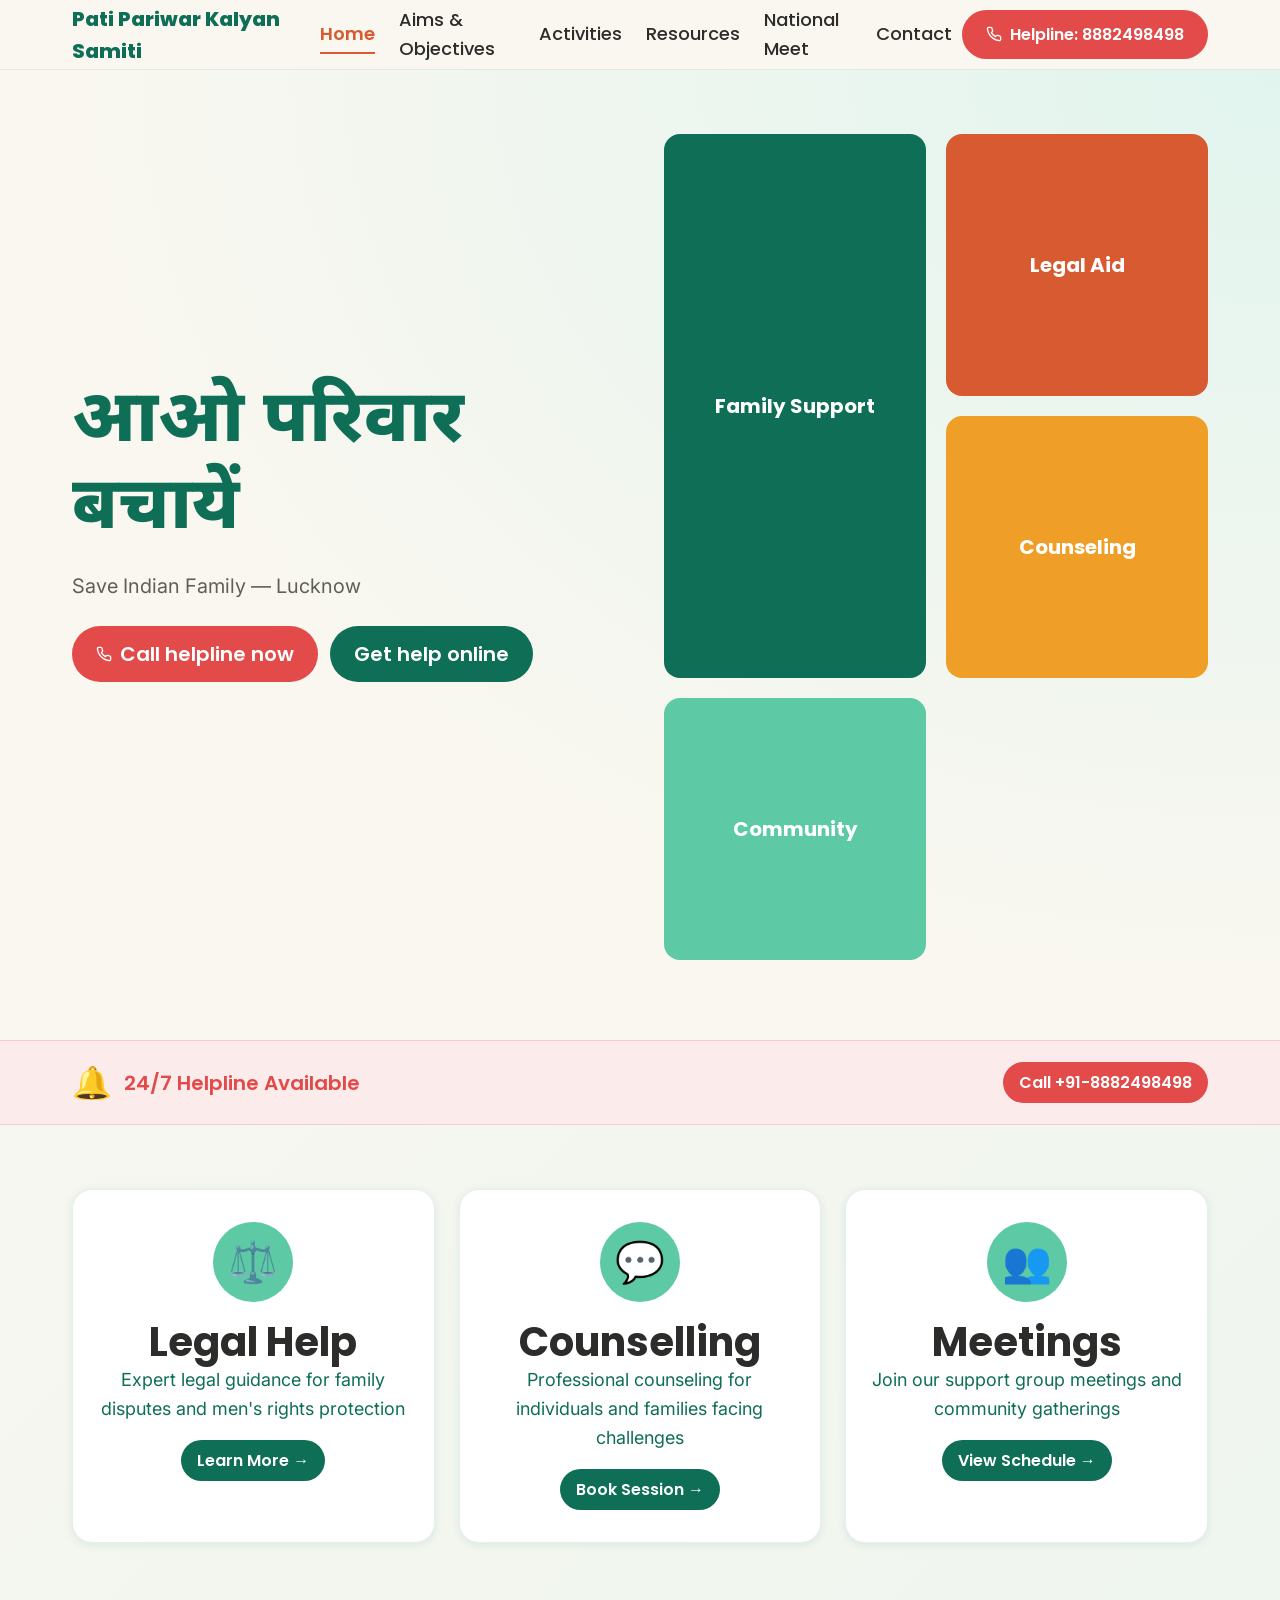
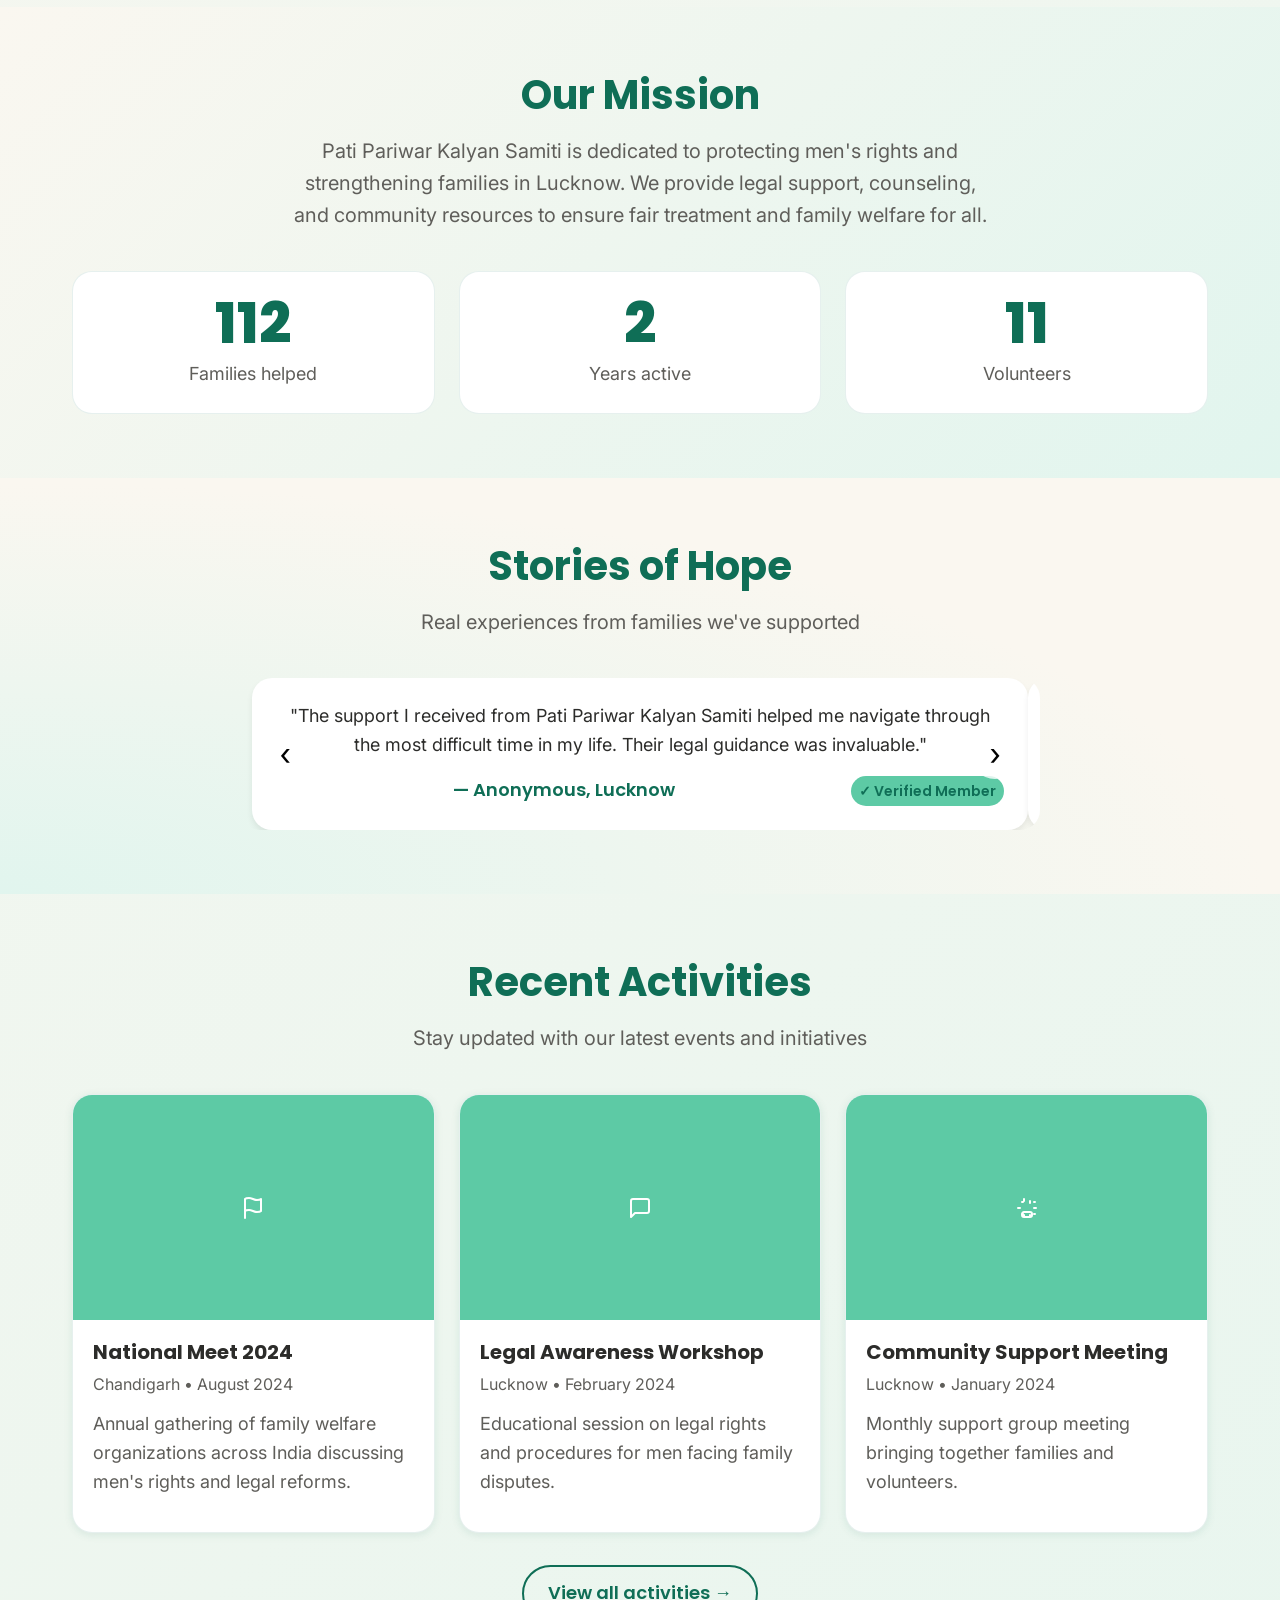
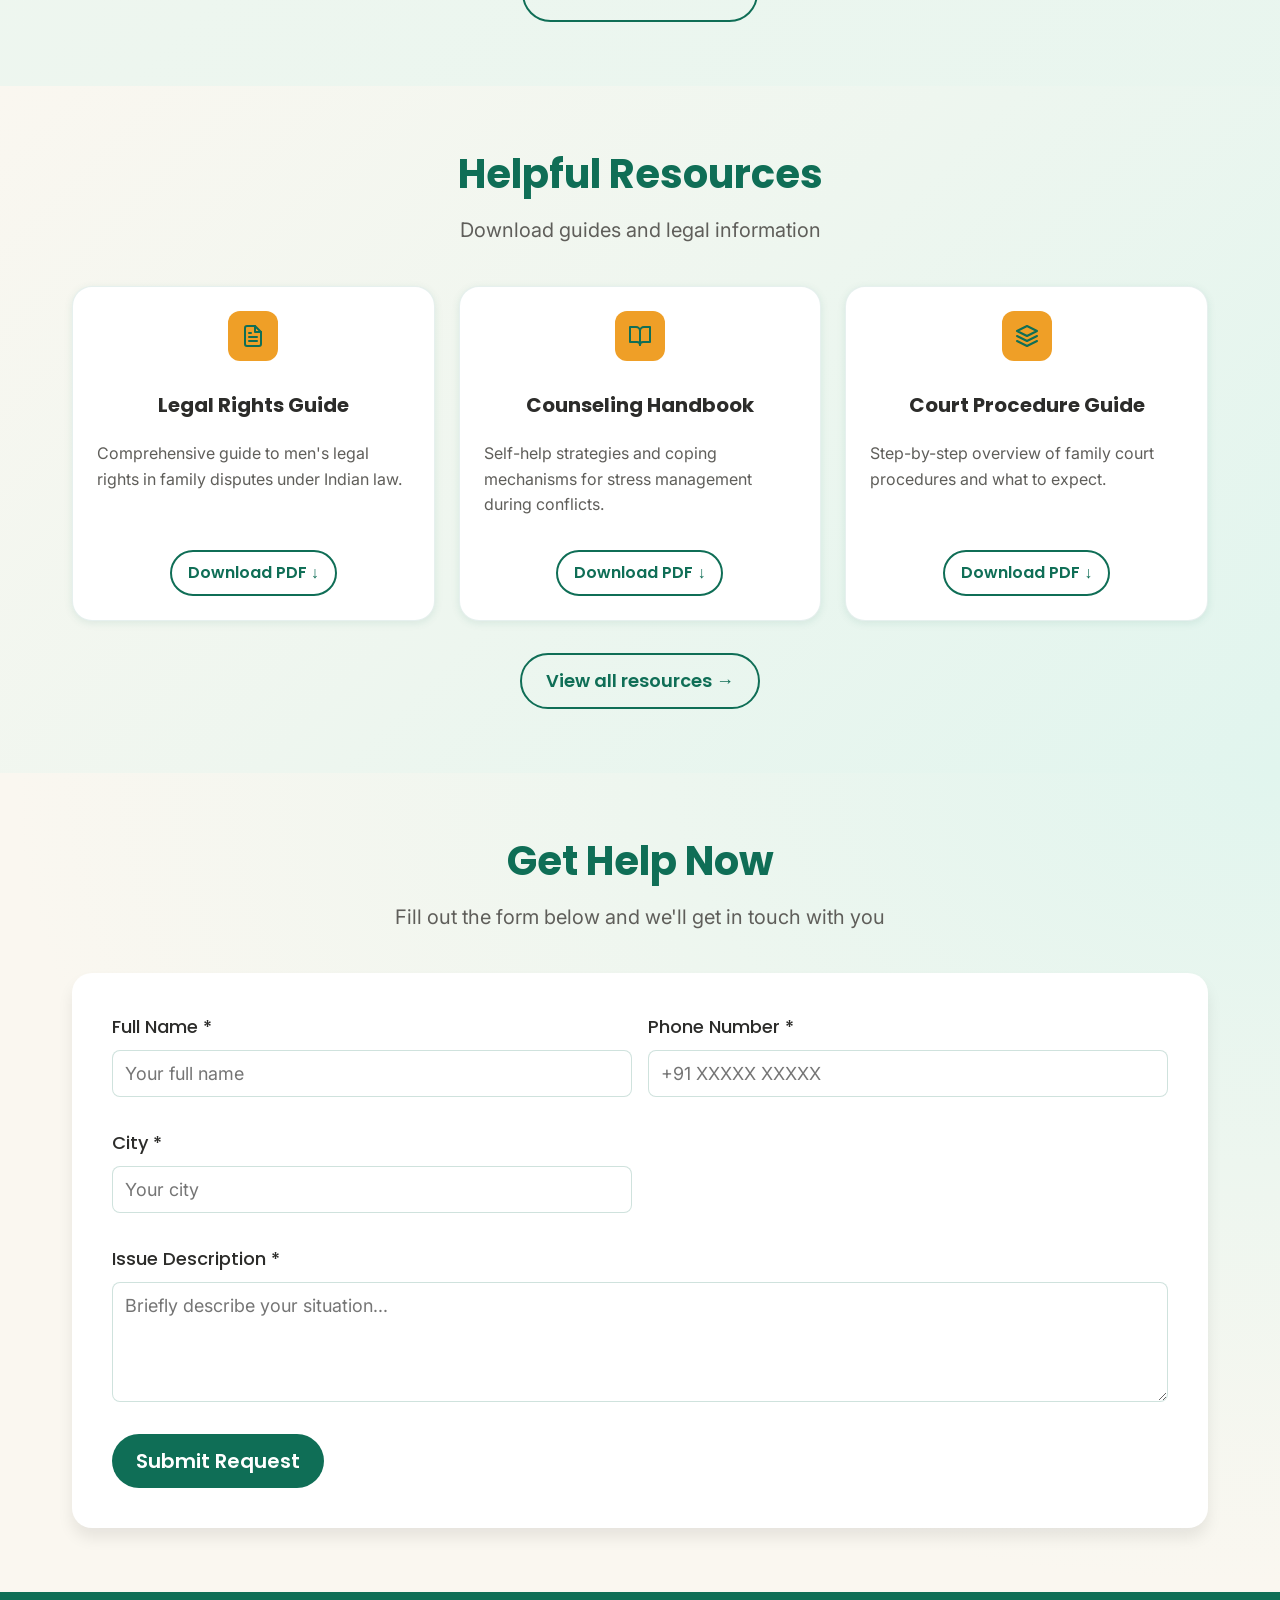
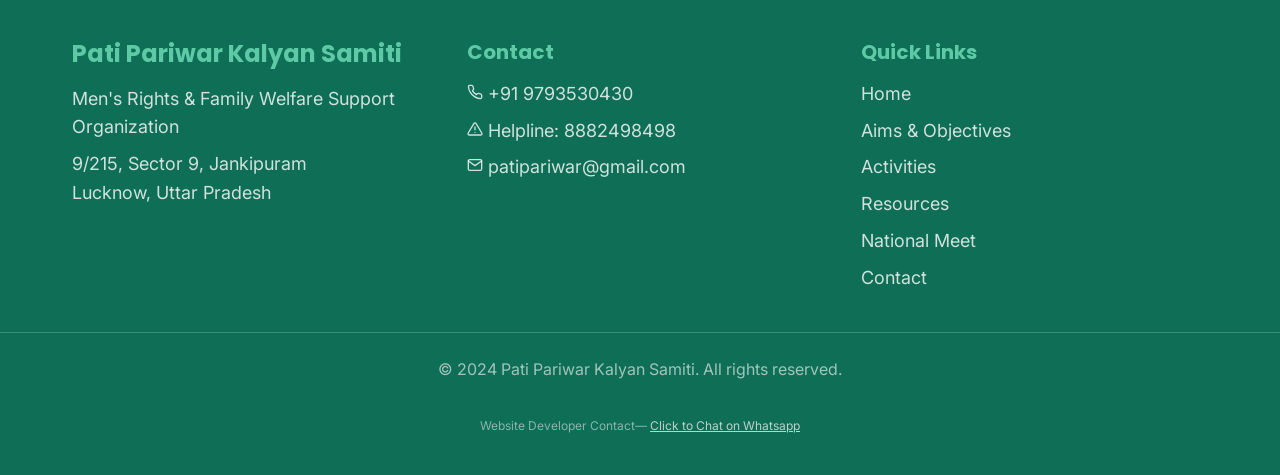
<file: pati-pariwar-kalyan-samiti/index.html>
<!DOCTYPE html>
<html lang="en">
<head>
  <meta charset="UTF-8">
  <meta name="viewport" content="width=device-width, initial-scale=1.0">
  <meta name="description" content="Pati Pariwar Kalyan Samiti - Men's Rights and Family Welfare Support Organization in Lucknow, India. Helpline: 8882498498">
  <title>Pati Pariwar Kalyan Samiti | Save Indian Family — Lucknow</title>
  <link rel="preconnect" href="https://fonts.googleapis.com">
  <link rel="preconnect" href="https://fonts.gstatic.com" crossorigin>
  <link href="https://fonts.googleapis.com/css2?family=Inter:wght@400;500;600&family=Noto+Sans+Devanagari:wght@400;500;600;700&family=Poppins:wght@400;500;600;700;800&family=Sora:wght@400;500;600;700;800&family=Work+Sans:wght@400;500;600&display=swap" rel="stylesheet">
  <link rel="stylesheet" href="css/style.css">
  <style>
    .hero{padding:var(--space-12) 0;position:relative;overflow:hidden}
    @media(min-width:768px){.hero{padding:var(--space-16) 0 var(--space-20)}}
    .hero-grid{display:grid;grid-template-columns:1fr;gap:var(--space-8);align-items:center}
    @media(min-width:641px){.hero-grid{grid-template-columns:1fr 1fr;gap:var(--space-10)}}
    @media(min-width:1025px){.hero-grid{gap:var(--space-12)}}
    .hero-content{order:1}
    .hero-tagline{font-family:var(--font-devanagari),var(--font-heading);font-size:var(--text-hero);font-weight:var(--weight-extrabold);color:var(--color-primary);line-height:var(--leading-tight);margin-bottom:var(--space-4)}
    .hero-subheading{font-size:var(--text-lg);color:var(--color-text-secondary);margin-bottom:var(--space-6)}
    .hero-buttons{display:flex;flex-direction:column;gap:var(--space-3);margin-bottom:var(--space-8)}
    @media(min-width:480px){.hero-buttons{flex-direction:row;flex-wrap:wrap}}
    .hero-image-grid{order:2;display:grid;grid-template-columns:repeat(2,1fr);gap:var(--space-3);width:100%}
    @media(min-width:641px){.hero-image-grid{gap:var(--space-4)}}
    @media(min-width:768px){.hero-image-grid{gap:var(--space-5)}}
    .hero-image-block{aspect-ratio:1/1;border-radius:var(--radius-lg);display:flex;align-items:center;justify-content:center;font-family:var(--font-heading);font-weight:var(--weight-bold);color:white;font-size:var(--text-xl);overflow:hidden;position:relative}
    @media(min-width:641px){.hero-image-block{font-size:var(--text-lg)}}
    .hero-image-block.placeholder{background:var(--color-primary)}
    .hero-image-block.placeholder-secondary{background:var(--color-secondary)}
    .hero-image-block.placeholder-accent{background:var(--color-accent)}
    .hero-image-block.placeholder-light{background:var(--color-primary-light)}
    .hero-image-block:nth-child(1){grid-row:span 2;aspect-ratio:auto}
    .helpline-bar{background:var(--color-urgent-bg);border-top:1px solid rgba(226,75,74,0.2);border-bottom:1px solid rgba(226,75,74,0.2);padding:var(--space-4) 0}
    .helpline-bar-inner{display:flex;flex-direction:column;align-items:center;gap:var(--space-3);text-align:center}
    @media(min-width:768px){.helpline-bar-inner{flex-direction:row;justify-content:space-between;text-align:left}}
    .helpline-bar-text{display:flex;align-items:center;gap:var(--space-3);font-family:var(--font-heading);font-weight:var(--weight-semibold);color:var(--color-urgent);font-size:var(--text-lg)}
    .helpline-bar-icon{font-size:var(--text-2xl);animation:ring 1s ease infinite}
    @keyframes ring{0%,100%{transform:rotate(0deg)}25%{transform:rotate(15deg)}75%{transform:rotate(-15deg)}}
    .quick-links-grid{display:grid;grid-template-columns:1fr;gap:var(--space-6)}
    @media(min-width:768px){.quick-links-grid{grid-template-columns:repeat(3,1fr)}}
    .quick-link-card{text-align:center;padding:var(--space-8) var(--space-6)}
    .quick-link-icon{width:80px;height:80px;margin:0 auto var(--space-4);background:var(--color-primary-light);border-radius:50%;display:flex;align-items:center;justify-content:center;font-size:var(--text-3xl)}
    .stats-grid{display:grid;grid-template-columns:1fr;gap:var(--space-6);margin-top:var(--space-8)}
    @media(min-width:768px){.stats-grid{grid-template-columns:repeat(3,1fr)}}
    .stat-card{text-align:center;padding:var(--space-6);background:white;border-radius:var(--radius-xl);border:1px solid rgba(15,110,86,0.1)}
    .stat-number{font-family:var(--font-heading);font-size:var(--text-4xl);font-weight:var(--weight-extrabold);color:var(--color-primary);line-height:1;margin-bottom:var(--space-2)}
    .stat-label{color:var(--color-text-secondary);font-size:var(--text-base)}
    .activities-grid{display:grid;grid-template-columns:1fr;gap:var(--space-6)}
    @media(min-width:768px){.activities-grid{grid-template-columns:repeat(3,1fr)}}
    .activity-card{padding:0;overflow:hidden}
    .activity-image{width:100%;aspect-ratio:16/10;background:var(--color-primary-light);display:flex;align-items:center;justify-content:center;font-size:var(--text-4xl);color:white}
    .activity-content{padding:var(--space-5)}
    .activity-title{font-size:var(--text-lg);margin-bottom:var(--space-2)}
    .activity-meta{font-size:var(--text-sm);color:var(--color-text-secondary);margin-bottom:var(--space-3)}
    .resources-grid{display:grid;grid-template-columns:1fr;gap:var(--space-6)}
    @media(min-width:768px){.resources-grid{grid-template-columns:repeat(3,1fr)}}
    .resource-card{display:flex;flex-direction:column}
    .resource-icon{width:50px;height:50px;background:var(--color-accent);border-radius:var(--radius-md);display:flex;align-items:center;justify-content:center;font-size:var(--text-xl);margin-bottom:var(--space-4)}
    .resource-title{font-size:var(--text-lg);margin-bottom:var(--space-2)}
    .resource-desc{color:var(--color-text-secondary);font-size:var(--text-sm);margin-bottom:var(--space-4);flex-grow:1}
    .contact-form-section{background:white;border-radius:var(--radius-xl);padding:var(--space-8);box-shadow:var(--shadow-lg)}
    @media(min-width:768px){.contact-form-section{padding:var(--space-10)}}
    .form-grid{display:grid;grid-template-columns:1fr;gap:var(--space-4)}
    @media(min-width:768px){.form-grid{grid-template-columns:repeat(2,1fr)}}
    .form-group{display:flex;flex-direction:column}
    .form-group.full-width{grid-column:1/-1}
    .form-label{font-family:var(--font-heading);font-weight:var(--weight-semibold);margin-bottom:var(--space-2);color:var(--color-text-primary)}
    .form-input,.form-textarea{padding:var(--space-3) var(--space-4);border:2px solid rgba(15,110,86,0.2);border-radius:var(--radius-sm);font-family:var(--font-body);font-size:var(--text-base);transition:border-color var(--transition-fast);background:white}
    .form-input:focus,.form-textarea:focus{outline:none;border-color:var(--color-primary)}
    .form-input.error,.form-textarea.error{border-color:var(--color-urgent)}
    .form-error{font-size:var(--text-sm);color:var(--color-urgent);margin-top:var(--space-1);display:none}
    .form-input.error+.form-textarea.error{display:block}
    .form-textarea{min-height:120px;resize:vertical}
    .form-submit{margin-top:var(--space-4);width:100%;justify-content:center}
    @media(min-width:768px){.form-submit{width:auto;align-self:start}}
    .section-header{text-align:center;max-width:700px;margin:0 auto var(--space-10)}
    .section-title{color:var(--color-primary);margin-bottom:var(--space-4)}
    .section-subtitle{font-size:var(--text-lg);color:var(--color-text-secondary)}
    .view-all-link{display:inline-flex;align-items:center;gap:var(--space-2);font-family:var(--font-heading);font-weight:var(--weight-semibold);color:var(--color-primary);margin-top:var(--space-8);padding:var(--space-3) var(--space-6);border:2px solid var(--color-primary);border-radius:var(--radius-pill);transition:all var(--transition-normal)}
    .view-all-link:hover{background:var(--color-primary);color:white}
    .developer-credit{border-top:1px solid rgba(15,110,86,0.1);padding-top:var(--space-4);margin-top:var(--space-6);text-align:center}
    .developer-credit p{font-size:12px;color:var(--color-text-secondary);margin:0}
    .developer-credit a{color:var(--color-primary);text-decoration:none}
    .developer-credit a:hover{text-decoration:underline}

    /* Testimonials Slider Styles */
    .testimonials-slider-container {
      position: relative;
      max-width: 800px; /* Match the width of the section header */
      margin: 0 auto;
      overflow: hidden; /* Hide overflow */
      border-radius: var(--radius-xl); /* Match card radius */
      padding: 0 var(--space-3); /* Add horizontal padding for card spacing */
    }

    .testimonials-slider {
      display: flex;
      width: 100%; /* Reset to 100% width */
      transition: transform 0.5s ease-in-out; /* Smooth transition for sliding */
    }

    .testimonial-card {
      flex: 0 0 100%; /* Each card takes up exactly 100% of the slider container's width */
      padding: var(--space-6);
      background: white;
      border-radius: var(--radius-xl);
      box-shadow: var(--shadow-md);
      /* Removed margin: 0 var(--space-3); */
    }

    .testimonial-author {
      margin-top: var(--space-4);
      font-family: var(--font-heading);
      font-weight: var(--weight-semibold);
      color: var(--color-primary);
      display: flex;
      justify-content: space-between;
      align-items: center;
    }

    .author-name {
      flex-grow: 1; /* Allow name to take available space */
    }

    .verified-badge {
      background: var(--color-primary-light);
      color: var(--color-primary);
      font-size: var(--text-xs);
      padding: var(--space-1) var(--space-2);
      border-radius: var(--radius-pill);
      font-weight: var(--weight-semibold);
    }

    .slider-arrow {
      position: absolute;
      top: 50%;
      transform: translateY(-50%);
      background: rgba(255, 255, 255, 0.8);
      border: none;
      font-size: var(--text-2xl);
      width: 50px;
      height: 50px;
      border-radius: 50%;
      cursor: pointer;
      display: flex;
      align-items: center;
      justify-content: center;
      z-index: 1000; /* Increased z-index to ensure it's on top of the section background */
      transition: background var(--transition-normal);
    }
    .slider-arrow:hover {
      background: white;
    }
    .slider-prev {
      left: 20px; /* Moved further inward */
    }
    .slider-next {
      right: 20px; /* Moved further inward */
    }

    @media(min-width: 768px) {
      .slider-prev {
        left: 20px; /* Consistent positioning on desktop */
      }
      .slider-next {
        right: 20px; /* Consistent positioning on desktop */
      }
    }
  </style>
</head>
<body class="gradient-diagonal">
  <!-- Shared Header Component Container -->
  <div id="header-container"></div>
  
  <!-- Contact Modal Component Container -->
  <div id="modal-container"></div>
  
  <a href="#main-content" class="skip-link">Skip to main content</a>
  
  <main id="main-content">
    <section class="hero gradient-radial reveal">
      <div class="container">
        <div class="hero-grid">
          <div class="hero-content">
            <h1 class="hero-tagline hindi">आओ परिवार बचायें</h1>
            <p class="hero-subheading">Save Indian Family — Lucknow</p>
            <div class="hero-buttons">
              <a href="tel:+918882498498" class="btn btn-urgent btn-lg">
                <svg class="btn-icon" xmlns="http://www.w3.org/2000/svg" width="16" height="16" viewBox="0 0 24 24" fill="none" stroke="currentColor" stroke-width="2" stroke-linecap="round" stroke-linejoin="round"><path d="M22 16.92v3a2 2 0 0 1-2.18 2 19.79 19.79 0 0 1-8.63-3.07 19.5 19.5 0 0 1-6-6 19.79 19.79 0 0 1-3.07-8.67A2 2 0 0 1 4.11 2h3a2 2 0 0 1 2 1.72 12.84 12.84 0 0 0 .7 2.81 2 2 0 0 1-.45 2.11L8.09 9.91a16 16 0 0 0 6 6l1.27-1.27a2 2 0 0 1 2.11-.45 12.84 12.84 0 0 0 2.81.7A2 2 0 0 1 22 16.92z"/></svg>
                Call helpline now
              </a>
              <button type="button" class="btn btn-primary btn-lg" data-open-modal="contact">Get help online</button>
            </div>
          </div>
          <div class="hero-image-grid">
            <div class="hero-image-block placeholder"><span>Family Support</span></div>
            <div class="hero-image-block placeholder-secondary"><span>Legal Aid</span></div>
            <div class="hero-image-block placeholder-accent"><span>Counseling</span></div>
            <div class="hero-image-block placeholder-light"><span>Community</span></div>
          </div>
        </div>
      </div>
    </section>

    <div class="helpline-bar reveal">
      <div class="container">
        <div class="helpline-bar-inner">
          <div class="helpline-bar-text"><span class="helpline-bar-icon">🔔</span><span>24/7 Helpline Available</span></div>
          <a href="tel:+918882498498" class="btn btn-urgent btn-sm">Call +91-8882498498</a>
        </div>
      </div>
    </div>

    <section class="section reveal">
      <div class="container">
        <div class="quick-links-grid">
          <a href="#" class="card quick-link-card">
            <div class="quick-link-icon">⚖️</div>
            <h3>Legal Help</h3>
            <p>Expert legal guidance for family disputes and men's rights protection</p>
            <span class="btn btn-primary btn-sm">Learn More →</span>
          </a>
          <a href="#" class="card quick-link-card">
            <div class="quick-link-icon">💬</div>
            <h3>Counselling</h3>
            <p>Professional counseling for individuals and families facing challenges</p>
            <span class="btn btn-primary btn-sm">Book Session →</span>
          </a>
          <a href="#" class="card quick-link-card">
            <div class="quick-link-icon">👥</div>
            <h3>Meetings</h3>
            <p>Join our support group meetings and community gatherings</p>
            <span class="btn btn-primary btn-sm">View Schedule →</span>
          </a>
        </div>
      </div>
    </section>

    <section class="section gradient-diagonal reveal">
      <div class="container">
        <div class="section-header">
          <h2 class="section-title">Our Mission</h2>
          <p class="section-subtitle">Pati Pariwar Kalyan Samiti is dedicated to protecting men's rights and strengthening families in Lucknow. We provide legal support, counseling, and community resources to ensure fair treatment and family welfare for all.</p>
        </div>
        <!-- Stats Cards - PLACEHOLDER DATA (client to supply real numbers) -->
        <div class="stats-grid">
          <div class="stat-card"><span class="stat-number" id="counter-families" data-target="500">500+</span><div class="stat-label">Families helped</div></div>
          <div class="stat-card"><span class="stat-number" id="counter-years" data-target="12">12</span><div class="stat-label">Years active</div></div>
          <div class="stat-card"><span class="stat-number" id="counter-volunteers" data-target="50">50+</span><div class="stat-label">Volunteers</div></div>
        </div>
      </div>
    </section>

    <section class="section gradient-radial-alt reveal">
      <div class="container">
        <div class="section-header">
          <h2 class="section-title">Stories of Hope</h2>
          <p class="section-subtitle">Real experiences from families we've supported</p>
        </div>
        <!-- Testimonials Slider -->
        <div class="testimonials-slider-container">
          <div class="testimonials-slider">
            <div class="testimonial-card">
              <p class="testimonial-quote">"The support I received from Pati Pariwar Kalyan Samiti helped me navigate through the most difficult time in my life. Their legal guidance was invaluable."</p>
              <div class="testimonial-author">
                  <span class="author-name">— Anonymous, Lucknow</span>
                  <span class="verified-badge">✓ Verified Member</span>
              </div>
            </div>
            <div class="testimonial-card">
              <p class="testimonial-quote">"Their counseling services brought our family back together. The volunteers truly care about making a difference in people's lives."</p>
              <div class="testimonial-author">
                  <span class="author-name">— R.K., Uttar Pradesh</span>
                  <span class="verified-badge">✓ Verified Member</span>
              </div>
            </div>
            <div class="testimonial-card">
              <p class="testimonial-quote">"I felt alone until I found this organization. They provided both emotional support and practical legal advice when I needed it most."</p>
              <div class="testimonial-author">
                  <span class="author-name">— S.M., Kanpur</span>
                  <span class="verified-badge">✓ Verified Member</span>
              </div>
            </div>
          </div>
          <button class="slider-arrow slider-prev" aria-label="Previous testimonial">‹</button>
          <button class="slider-arrow slider-next" aria-label="Next testimonial">›</button>
        </div>
      </div>
    </section>

    <section class="section reveal">
      <div class="container">
        <div class="section-header">
          <h2 class="section-title">Recent Activities</h2>
          <p class="section-subtitle">Stay updated with our latest events and initiatives</p>
        </div>
        <div class="activities-grid">
          <div class="card activity-card reveal reveal-delay-1">
            <div class="activity-image"><svg class="activity-icon-svg" xmlns="http://www.w3.org/2000/svg" width="24" height="24" viewBox="0 0 24 24" fill="none" stroke="currentColor" stroke-width="2" stroke-linecap="round" stroke-linejoin="round"><path d="M4 15s1-1 4-1 5 2 8 2 4-1 4-1V3s-1 1-4 1-5-2-8-2-4 1-4 1z"/><line x1="4" y1="22" x2="4" y2="15"/></svg></div>
            <div class="activity-content">
              <h3 class="activity-title">National Meet 2024</h3>
              <p class="activity-meta">Chandigarh • August 2024</p>
              <p class="text-secondary">Annual gathering of family welfare organizations across India discussing men's rights and legal reforms.</p>
            </div>
          </div>
          <div class="card activity-card reveal reveal-delay-2">
            <div class="activity-image"><svg class="activity-icon-svg" xmlns="http://www.w3.org/2000/svg" width="24" height="24" viewBox="0 0 24 24" fill="none" stroke="currentColor" stroke-width="2" stroke-linecap="round" stroke-linejoin="round"><path d="M21 15a2 2 0 0 1-2 2H7l-4 4V5a2 2 0 0 1 2-2h14a2 2 0 0 1 2 2z"/></svg></div>
            <div class="activity-content">
              <h3 class="activity-title">Legal Awareness Workshop</h3>
              <p class="activity-meta">Lucknow • February 2024</p>
              <p class="text-secondary">Educational session on legal rights and procedures for men facing family disputes.</p>
            </div>
          </div>
          <div class="card activity-card reveal reveal-delay-3">
            <div class="activity-image"><svg class="activity-icon-svg" xmlns="http://www.w3.org/2000/svg" width="24" height="24" viewBox="0 0 24 24" fill="none" stroke="currentColor" stroke-width="2" stroke-linecap="round" stroke-linejoin="round"><path d="M17 18a2 2 0 0 0-2-2H9c-1.1 0-2 .9-2 2v1a2 2 0 0 0 2 2h6a2 2 0 0 0 2-2v-1ZM3 12h2m14 0h2M7 6h1m11 0h1M7 18h1m11 0h1M9 3v2m6 0v2M9 21v-2m6 2v-2"/></svg></div>
            <div class="activity-content">
              <h3 class="activity-title">Community Support Meeting</h3>
              <p class="activity-meta">Lucknow • January 2024</p>
              <p class="text-secondary">Monthly support group meeting bringing together families and volunteers.</p>
            </div>
          </div>
        </div>
        <div class="text-center"><a href="#" class="view-all-link">View all activities →</a></div>
      </div>
    </section>

    <section class="section gradient-diagonal reveal">
      <div class="container">
        <div class="section-header">
          <h2 class="section-title">Helpful Resources</h2>
          <p class="section-subtitle">Download guides and legal information</p>
        </div>
        <div class="resources-grid">
          <a href="#" class="card resource-card reveal reveal-delay-1">
            <div class="resource-icon"><svg class="resource-icon-svg" xmlns="http://www.w3.org/2000/svg" width="24" height="24" viewBox="0 0 24 24" fill="none" stroke="currentColor" stroke-width="2" stroke-linecap="round" stroke-linejoin="round"><path d="M14 2H6a2 2 0 0 0-2 2v16a2 2 0 0 0 2 2h12a2 2 0 0 0 2-2V8z"/><polyline points="14 2 14 8 20 8"/><line x1="16" y1="13" x2="8" y2="13"/><line x1="16" y1="17" x2="8" y2="17"/><polyline points="10 9 9 9 8 9"/></svg></div>
            <h3 class="resource-title">Legal Rights Guide</h3>
            <p class="resource-desc">Comprehensive guide to men's legal rights in family disputes under Indian law.</p>
            <span class="btn btn-outline btn-sm">Download PDF ↓</span>
          </a>
          <a href="#" class="card resource-card reveal reveal-delay-2">
            <div class="resource-icon"><svg class="resource-icon-svg" xmlns="http://www.w3.org/2000/svg" width="24" height="24" viewBox="0 0 24 24" fill="none" stroke="currentColor" stroke-width="2" stroke-linecap="round" stroke-linejoin="round"><path d="M2 3h6a4 4 0 0 1 4 4v14a3 3 0 0 0-3-3H2z"/><path d="M22 3h-6a4 4 0 0 0-4 4v14a3 3 0 0 1 3-3h7z"/></svg></div>
            <h3 class="resource-title">Counseling Handbook</h3>
            <p class="resource-desc">Self-help strategies and coping mechanisms for stress management during conflicts.</p>
            <span class="btn btn-outline btn-sm">Download PDF ↓</span>
          </a>
          <a href="#" class="card resource-card reveal reveal-delay-3">
            <div class="resource-icon"><svg class="resource-icon-svg" xmlns="http://www.w3.org/2000/svg" width="24" height="24" viewBox="0 0 24 24" fill="none" stroke="currentColor" stroke-width="2" stroke-linecap="round" stroke-linejoin="round"><path d="M12 2L2 7l10 5 10-5-10-5z"/><path d="M2 17l10 5 10-5"/><path d="M2 12l10 5 10-5"/></svg></div>
            <h3 class="resource-title">Court Procedure Guide</h3>
            <p class="resource-desc">Step-by-step overview of family court procedures and what to expect.</p>
            <span class="btn btn-outline btn-sm">Download PDF ↓</span>
          </a>
        </div>
        <div class="text-center"><a href="#" class="view-all-link">View all resources →</a></div>
      </div>
    </section>

    <section id="get-help" class="section gradient-radial reveal">
      <div class="container">
        <div class="section-header">
          <h2 class="section-title">Get Help Now</h2>
          <p class="section-subtitle">Fill out the form below and we'll get in touch with you</p>
        </div>
        <div class="contact-form-section">
          <form id="helpForm" novalidate>
            <div class="form-grid">
              <div class="form-group"><label for="name" class="form-label">Full Name *</label><input type="text" id="name" name="name" class="form-input" required placeholder="Your full name"><span class="form-error">Please enter your name</span></div>
              <div class="form-group"><label for="phone" class="form-label">Phone Number *</label><input type="tel" id="phone" name="phone" class="form-input" required placeholder="+91 XXXXX XXXXX" pattern="[0-9+\-\s()]{10,15}"><span class="form-error">Please enter a valid phone number (10+ digits)</span></div>
              <div class="form-group"><label for="city" class="form-label">City *</label><input type="text" id="city" name="city" class="form-input" required placeholder="Your city"><span class="form-error">Please enter your city</span></div>
              <div class="form-group full-width"><label for="issue" class="form-label">Issue Description *</label><textarea id="issue" name="issue" class="form-textarea" required placeholder="Briefly describe your situation..."></textarea><span class="form-error">Please describe your issue</span></div>
            </div>
            <button type="submit" class="btn btn-primary btn-lg form-submit">Submit Request</button>
          </form>
        </div>
      </div>
    </section>
  </main>

  <!-- Shared Footer Component Container -->
  <div id="footer-container"></div>

  <script src="js/main.js"></script>
  <script>
    document.addEventListener('DOMContentLoaded', function() {
      const form = document.getElementById('helpForm');
      if (form) {
        form.addEventListener('submit', function(e) {
          e.preventDefault();
          let isValid = true;
          const inputs = form.querySelectorAll('.form-input, .form-textarea');
          inputs.forEach(input => {
            const value = input.value.trim();
            input.classList.remove('error');
            if (!value && input.hasAttribute('required')) {
              input.classList.add('error');
              isValid = false;
              return;
            }
            if (input.id === 'phone' && value) {
              const phoneRegex = /^[0-9+\-\s()]{10,15}$/;
              if (!phoneRegex.test(value)) {
                input.classList.add('error');
                isValid = false;
              }
            }
          });
          if (isValid) {
            alert('Thank you for contacting us. We will get in touch with you soon.');
            form.reset();
          } else {
            const firstError = form.querySelector('.error');
            if (firstError) firstError.scrollIntoView({ behavior: 'smooth', block: 'center' });
          }
        });
        form.querySelectorAll('.form-input, .form-textarea').forEach(input => {
          input.addEventListener('input', function() { this.classList.remove('error'); });
        });
      }

      // Counter Animation Script
      const statsSection = document.querySelector('.stats-grid');
      const counters = document.querySelectorAll('.stat-number');
      let animationTriggered = false;

      const animateCounters = () => {
        if (animationTriggered) return; // Prevent re-running the animation
        const sectionTop = statsSection.getBoundingClientRect().top;
        const sectionVisible = sectionTop < window.innerHeight * 0.75; // Trigger when 75% of the section is visible

        if (sectionVisible) {
          counters.forEach(counter => {
            const targetElement = counter;
            const targetValue = parseInt(targetElement.getAttribute('data-target'));
            const increment = targetValue / 200; // Adjust speed by changing the divisor
            let currentValue = 0;

            const updateCounter = () => {
              currentValue += increment;
              if (currentValue < targetValue) {
                targetElement.textContent = Math.floor(currentValue);
                requestAnimationFrame(updateCounter);
              } else {
                targetElement.textContent = targetValue + (targetValue === 500 ? '+' : ''); // Add '+' back for families and volunteers if needed, assuming only families has it for now
              }
            };

            updateCounter();
          });
          animationTriggered = true; // Mark the animation as triggered
        }
      };

      // Run the function on scroll and initial load
      window.addEventListener('scroll', animateCounters);
      animateCounters(); // Initial check in case the section is already visible on load
    });

    // Testimonials Slider Script
    document.addEventListener('DOMContentLoaded', function() {
      const sliderContainer = document.querySelector('.testimonials-slider');
      const slides = document.querySelectorAll('.testimonial-card');
      const prevBtn = document.querySelector('.slider-prev');
      const nextBtn = document.querySelector('.slider-next');
      let currentIndex = 0;
      const slideCount = slides.length;

      // Function to update the slider's position
      const goToSlide = (index) => {
        currentIndex = index;
        sliderContainer.style.transform = `translateX(-${currentIndex * 100}%)`;
      };

      // Next button click handler
      nextBtn.addEventListener('click', () => {
        currentIndex = (currentIndex + 1) % slideCount; // Loop back to start
        goToSlide(currentIndex);
         // Reset auto-rotate timer on manual interaction
        resetAutoRotate();
      });

      // Previous button click handler
      prevBtn.addEventListener('click', () => {
        currentIndex = (currentIndex - 1 + slideCount) % slideCount; // Loop to end
        goToSlide(currentIndex);
         // Reset auto-rotate timer on manual interaction
        resetAutoRotate();
      });

      // Auto-rotate functionality
      let autoRotateInterval;
      const startAutoRotate = () => {
        autoRotateInterval = setInterval(() => {
          currentIndex = (currentIndex + 1) % slideCount;
          goToSlide(currentIndex);
        }, 5000); // Change slide every 5 seconds
      };

      const resetAutoRotate = () => {
        clearInterval(autoRotateInterval);
        startAutoRotate();
      };

      // Initialize slider and start auto-rotation
      goToSlide(currentIndex);
      startAutoRotate();

      // Pause auto-rotate if the user hovers over the slider container
      const sliderWrapper = document.querySelector('.testimonials-slider-container');
      sliderWrapper.addEventListener('mouseenter', () => {
          clearInterval(autoRotateInterval);
      });

      // Resume auto-rotate when mouse leaves
      sliderWrapper.addEventListener('mouseleave', () => {
          startAutoRotate();
      });
    });
  </script>
</body>
</html>
</file>
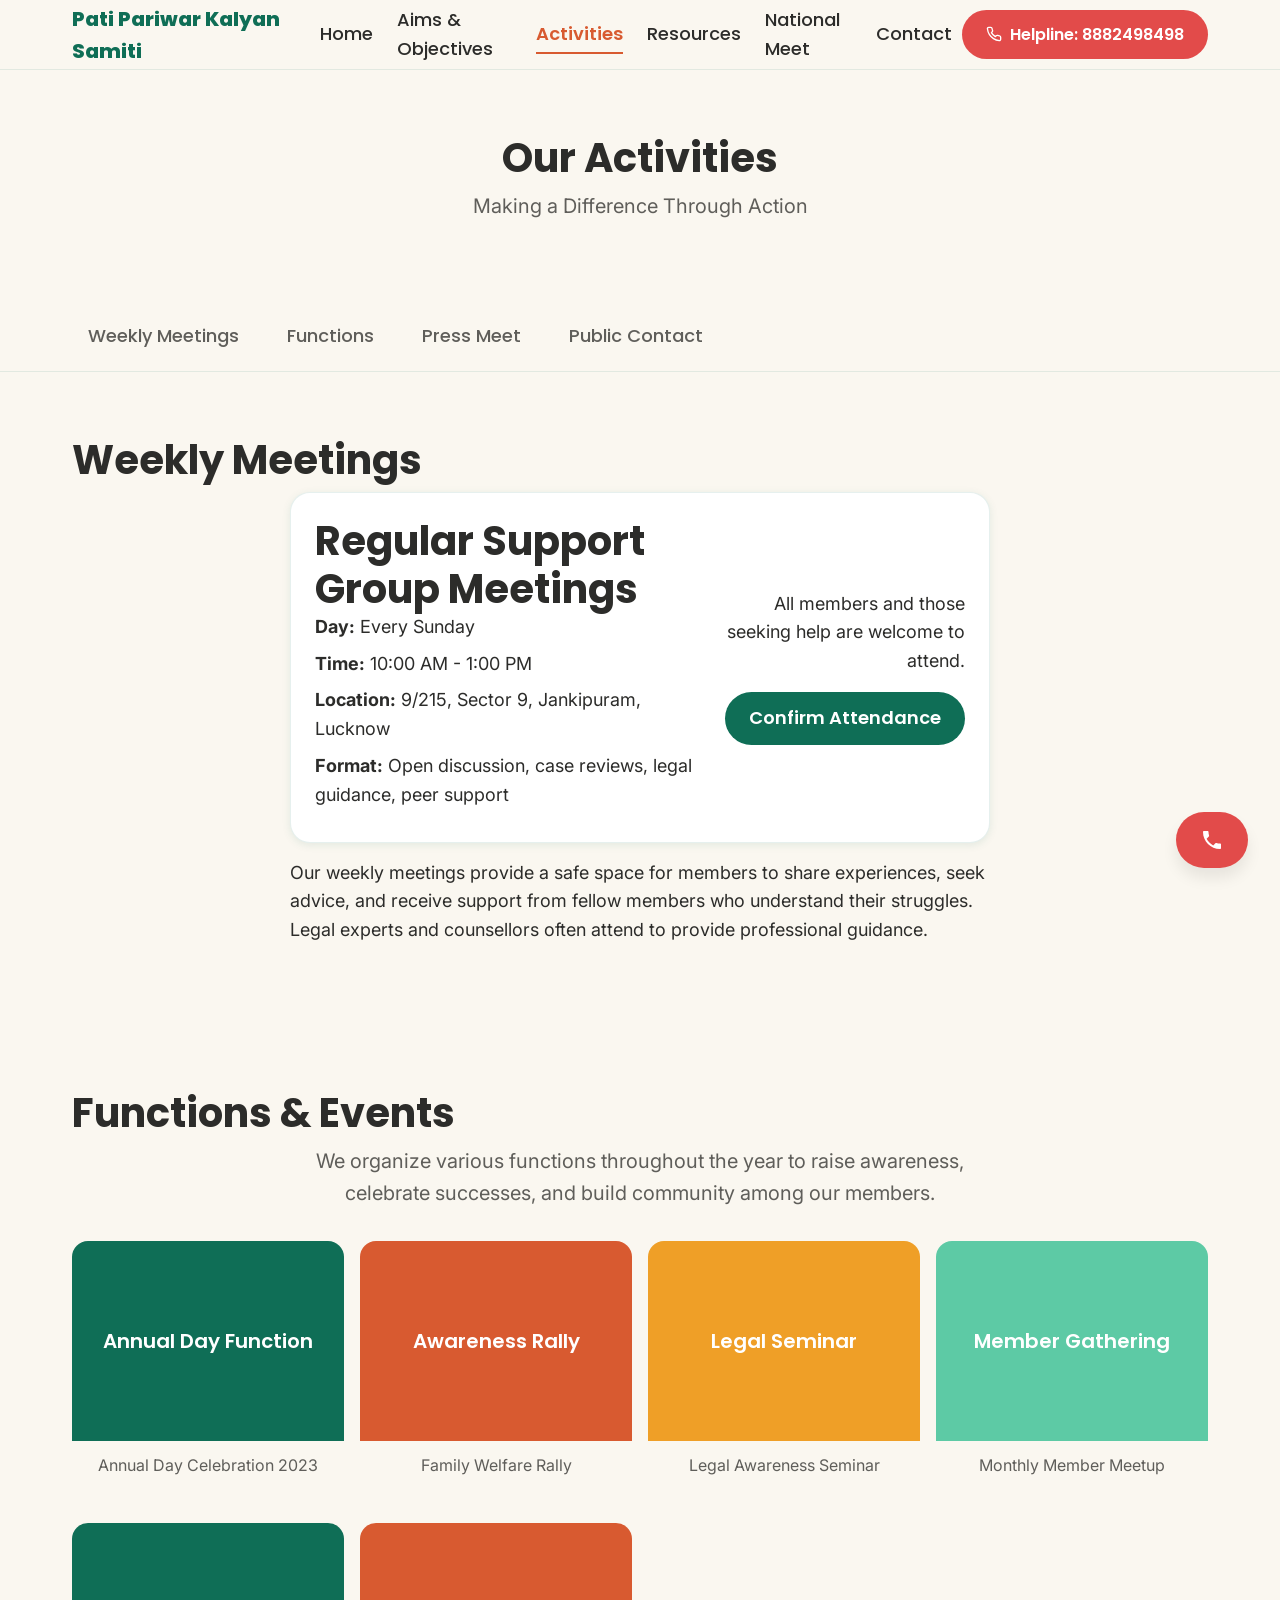
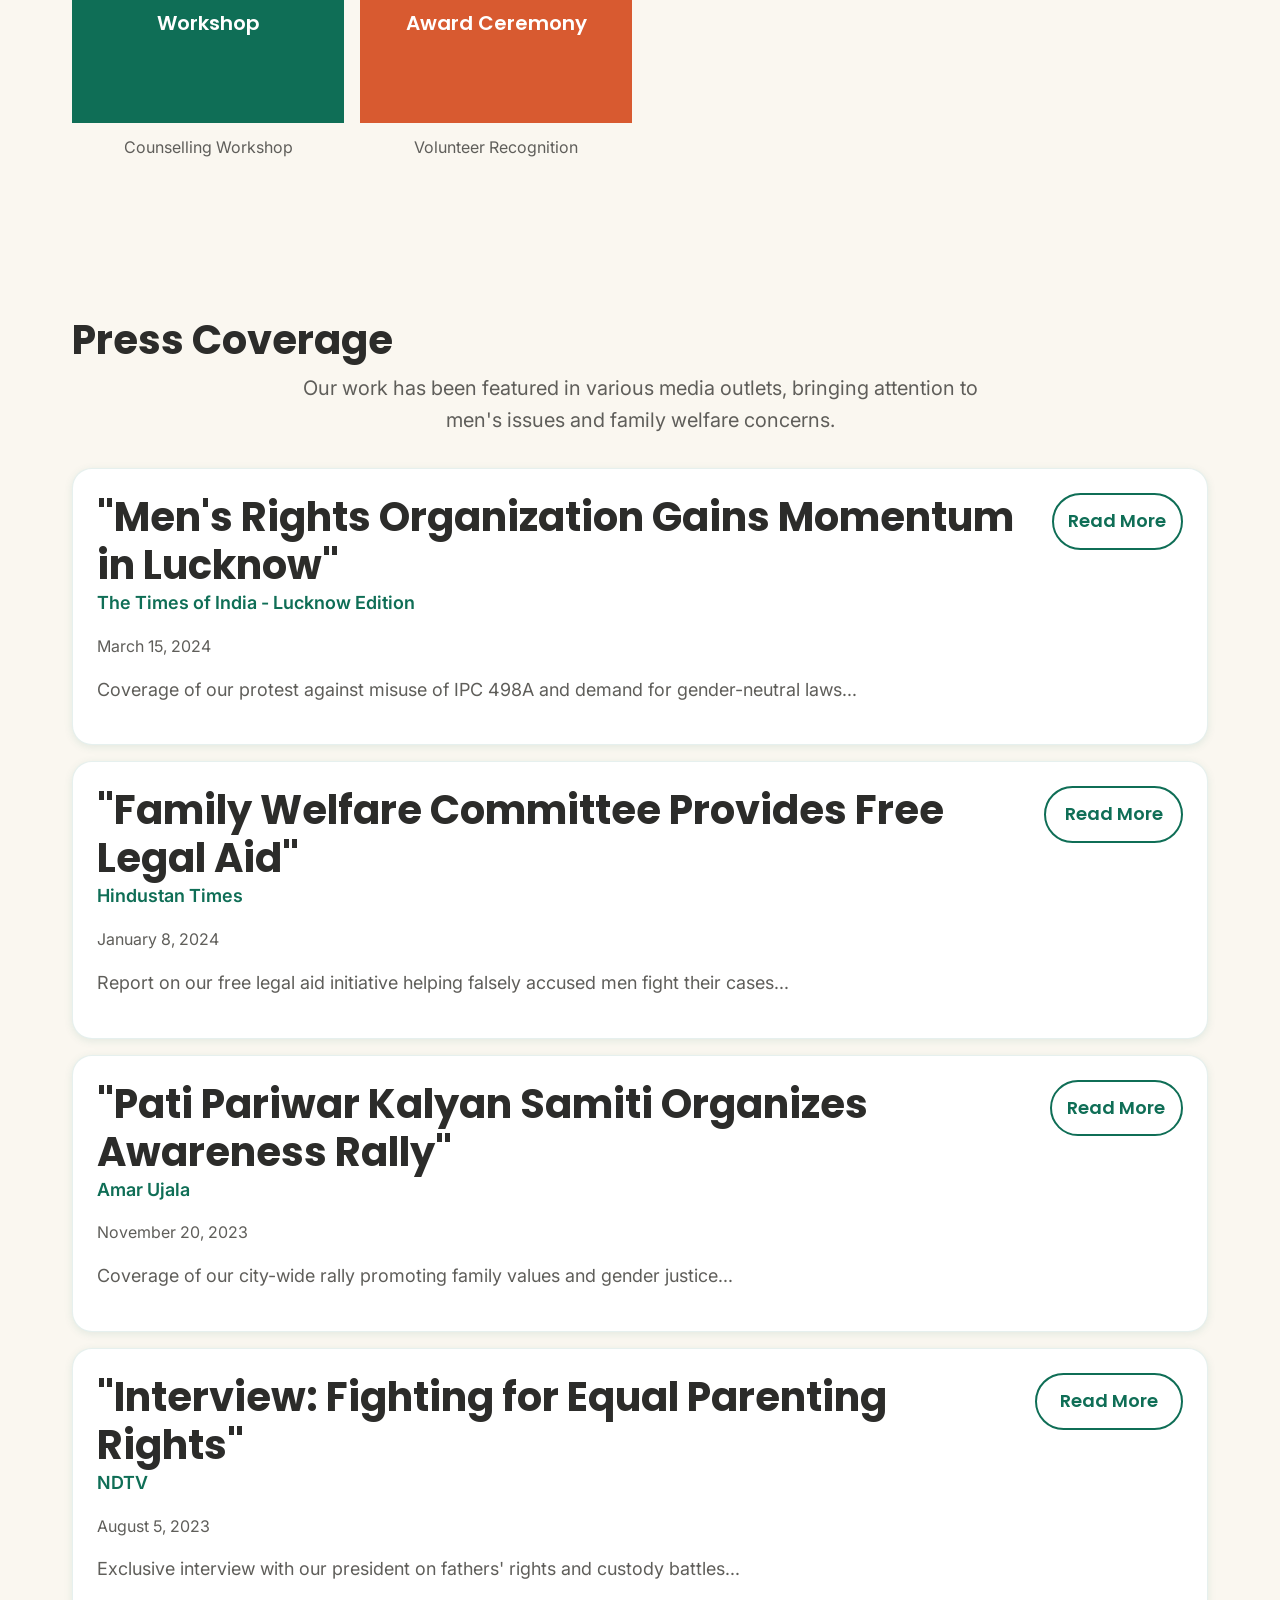
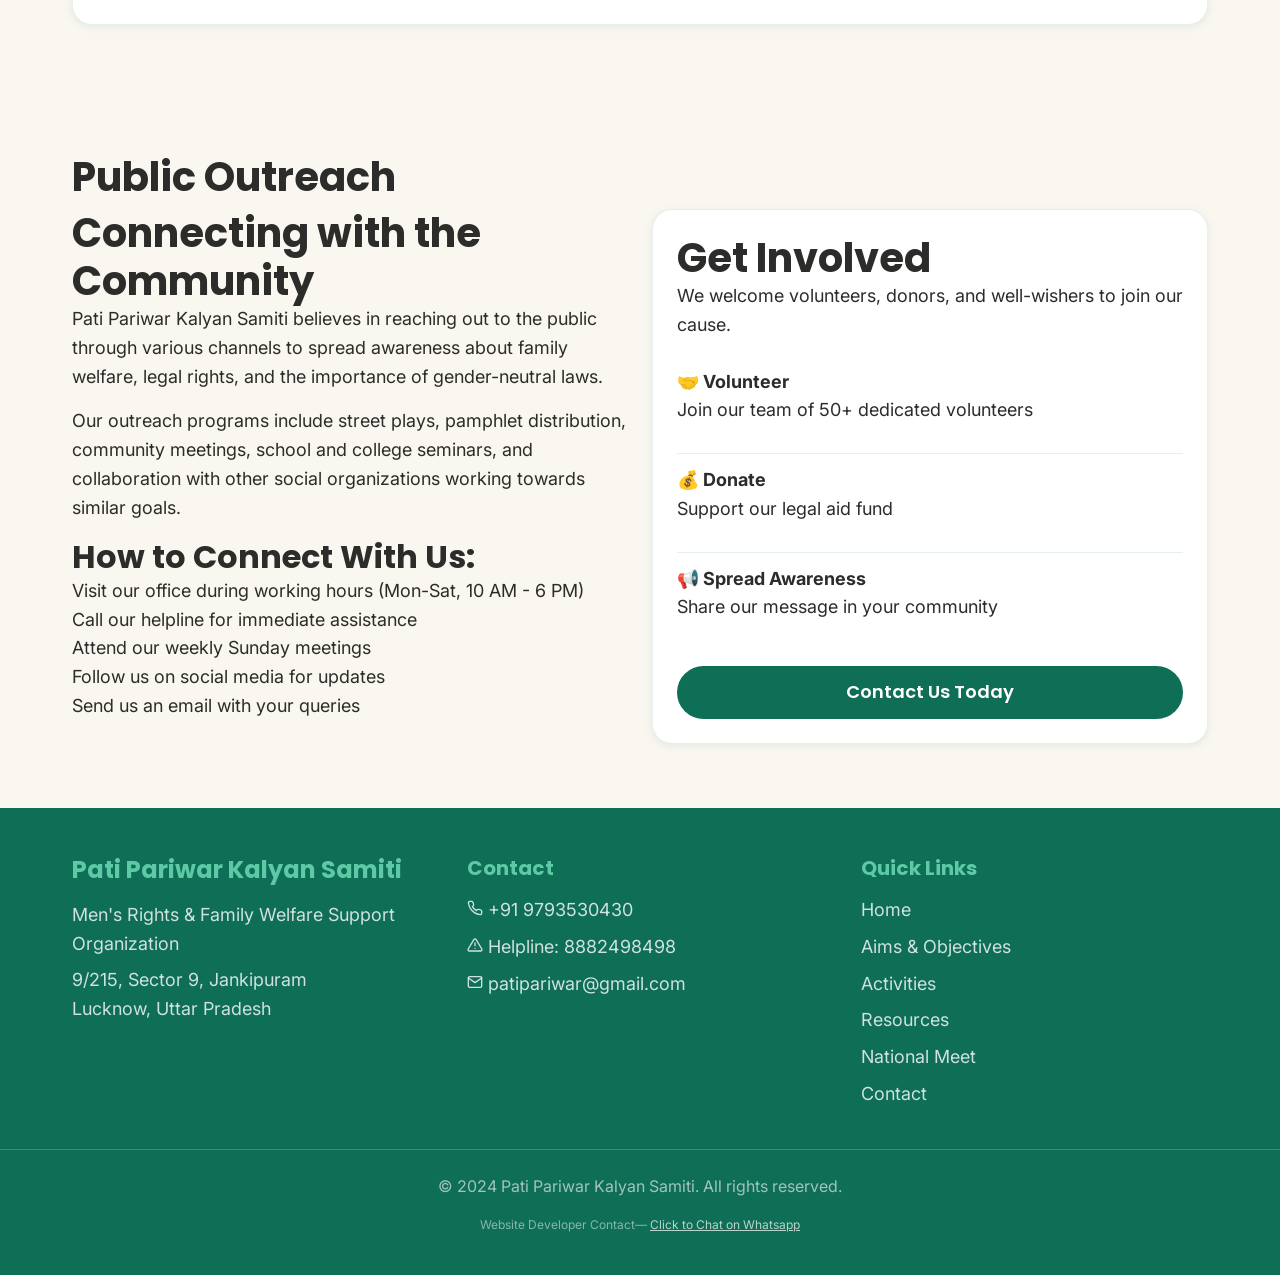
<file: pati-pariwar-kalyan-samiti/activities.html>
<!DOCTYPE html>
<html lang="en">
<head>
    <meta charset="UTF-8">
    <meta name="viewport" content="width=device-width, initial-scale=1.0">
    <title>Our Activities - Pati Pariwar Kalyan Samiti</title>
    <link rel="preconnect" href="https://fonts.googleapis.com">
    <link rel="preconnect" href="https://fonts.gstatic.com" crossorigin>
    <link href="https://fonts.googleapis.com/css2?family=Poppins:wght@700;800&family=Inter:wght@400;500&family=Noto+Sans+Devanagari:wght@400;500;600;700&display=swap" rel="stylesheet">
    <link rel="stylesheet" href="css/style.css">
</head>
<body>
    <div id="header-container"></div>
    <div id="modal-container"></div>

    <!-- Page Hero -->
    <section class="page-hero bg-gradient-soft">
        <div class="container">
            <h1 class="page-title">Our Activities</h1>
            <p class="page-subtitle">Making a Difference Through Action</p>
        </div>
    </section>

    <!-- Activity Nav -->
    <section class="section sticky-activity-nav">
        <div class="container">
            <nav class="activity-nav">
                <a href="#weekly-meetings">Weekly Meetings</a>
                <a href="#functions">Functions</a>
                <a href="#press-meet">Press Meet</a>
                <a href="#public-contact">Public Contact</a>
            </nav>
        </div>
    </section>

    <!-- Weekly Meetings -->
    <section id="weekly-meetings" class="section">
        <div class="container">
            <h2 class="section-title">Weekly Meetings</h2>
            <div class="content-block max-width-narrow">
                <!-- TODO: Client to provide actual meeting schedule and location -->
                <div class="card meeting-card">
                    <div class="meeting-info">
                        <h3>Regular Support Group Meetings</h3>
                        <p class="meeting-detail"><strong>Day:</strong> Every Sunday</p>
                        <p class="meeting-detail"><strong>Time:</strong> 10:00 AM - 1:00 PM</p>
                        <p class="meeting-detail"><strong>Location:</strong> 9/215, Sector 9, Jankipuram, Lucknow</p>
                        <p class="meeting-detail"><strong>Format:</strong> Open discussion, case reviews, legal guidance, peer support</p>
                    </div>
                    <div class="meeting-cta">
                        <p>All members and those seeking help are welcome to attend.</p>
                        <a href="tel:8882498498" class="btn btn-primary">Confirm Attendance</a>
                    </div>
                </div>
                <p class="mt-4">
                    Our weekly meetings provide a safe space for members to share experiences, 
                    seek advice, and receive support from fellow members who understand their 
                    struggles. Legal experts and counsellors often attend to provide professional guidance.
                </p>
            </div>
        </div>
    </section>

    <!-- Functions -->
    <section id="functions" class="section bg-gradient-mint">
        <div class="container">
            <h2 class="section-title">Functions & Events</h2>
            <p class="section-intro text-center max-width-narrow">
                We organize various functions throughout the year to raise awareness, 
                celebrate successes, and build community among our members.
            </p>
            <!-- TODO: Client to replace with actual event photos -->
            <div class="grid-3-col photo-grid">
                <div class="photo-card reveal reveal-delay-1">
                    <div class="photo-placeholder" style="background-color: #0F6E56;">
                        <span>Annual Day Function</span>
                    </div>
                    <p class="photo-caption">Annual Day Celebration 2023</p>
                </div>
                <div class="photo-card reveal reveal-delay-2">
                    <div class="photo-placeholder" style="background-color: #D85A30;">
                        <span>Awareness Rally</span>
                    </div>
                    <p class="photo-caption">Family Welfare Rally</p>
                </div>
                <div class="photo-card reveal reveal-delay-3">
                    <div class="photo-placeholder" style="background-color: #EF9F27;">
                        <span>Legal Seminar</span>
                    </div>
                    <p class="photo-caption">Legal Awareness Seminar</p>
                </div>
                <div class="photo-card reveal reveal-delay-4">
                    <div class="photo-placeholder" style="background-color: #5DCAA5;">
                        <span>Member Gathering</span>
                    </div>
                    <p class="photo-caption">Monthly Member Meetup</p>
                </div>
                <div class="photo-card reveal reveal-delay-1">
                    <div class="photo-placeholder" style="background-color: #0F6E56;">
                        <span>Workshop</span>
                    </div>
                    <p class="photo-caption">Counselling Workshop</p>
                </div>
                <div class="photo-card reveal reveal-delay-2">
                    <div class="photo-placeholder" style="background-color: #D85A30;">
                        <span>Award Ceremony</span>
                    </div>
                    <p class="photo-caption">Volunteer Recognition</p>
                </div>
            </div>
        </div>
    </section>

    <!-- Press Meet -->
    <section id="press-meet" class="section">
        <div class="container">
            <h2 class="section-title">Press Coverage</h2>
            <p class="section-intro text-center max-width-narrow">
                Our work has been featured in various media outlets, bringing attention 
                to men's issues and family welfare concerns.
            </p>
            <!-- TODO: Client to provide actual press coverage details -->
            <div class="press-list">
                <div class="press-item card reveal reveal-delay-1">
                    <div class="press-content">
                        <h3>"Men's Rights Organization Gains Momentum in Lucknow"</h3>
                        <p class="press-source">The Times of India - Lucknow Edition</p>
                        <p class="press-date">March 15, 2024</p>
                        <p class="press-excerpt">Coverage of our protest against misuse of IPC 498A and demand for gender-neutral laws...</p>
                    </div>
                    <a href="#" class="btn btn-outline btn-small">Read More</a>
                </div>
                <div class="press-item card reveal reveal-delay-2">
                    <div class="press-content">
                        <h3>"Family Welfare Committee Provides Free Legal Aid"</h3>
                        <p class="press-source">Hindustan Times</p>
                        <p class="press-date">January 8, 2024</p>
                        <p class="press-excerpt">Report on our free legal aid initiative helping falsely accused men fight their cases...</p>
                    </div>
                    <a href="#" class="btn btn-outline btn-small">Read More</a>
                </div>
                <div class="press-item card reveal reveal-delay-3">
                    <div class="press-content">
                        <h3>"Pati Pariwar Kalyan Samiti Organizes Awareness Rally"</h3>
                        <p class="press-source">Amar Ujala</p>
                        <p class="press-date">November 20, 2023</p>
                        <p class="press-excerpt">Coverage of our city-wide rally promoting family values and gender justice...</p>
                    </div>
                    <a href="#" class="btn btn-outline btn-small">Read More</a>
                </div>
                <div class="press-item card reveal reveal-delay-4">
                    <div class="press-content">
                        <h3>"Interview: Fighting for Equal Parenting Rights"</h3>
                        <p class="press-source">NDTV</p>
                        <p class="press-date">August 5, 2023</p>
                        <p class="press-excerpt">Exclusive interview with our president on fathers' rights and custody battles...</p>
                    </div>
                    <a href="#" class="btn btn-outline btn-small">Read More</a>
                </div>
            </div>
        </div>
    </section>

    <!-- Public Contact -->
    <section id="public-contact" class="section bg-gradient-warm">
        <div class="container">
            <h2 class="section-title">Public Outreach</h2>
            <div class="grid-2-col">
                <div class="content-block">
                    <h3>Connecting with the Community</h3>
                    <p>
                        Pati Pariwar Kalyan Samiti believes in reaching out to the public through 
                        various channels to spread awareness about family welfare, legal rights, 
                        and the importance of gender-neutral laws.
                    </p>
                    <p>
                        Our outreach programs include street plays, pamphlet distribution, 
                        community meetings, school and college seminars, and collaboration 
                        with other social organizations working towards similar goals.
                    </p>
                    <h4>How to Connect With Us:</h4>
                    <ul class="styled-list">
                        <li>Visit our office during working hours (Mon-Sat, 10 AM - 6 PM)</li>
                        <li>Call our helpline for immediate assistance</li>
                        <li>Attend our weekly Sunday meetings</li>
                        <li>Follow us on social media for updates</li>
                        <li>Send us an email with your queries</li>
                    </ul>
                </div>
                <div class="outreach-card card">
                    <h3>Get Involved</h3>
                    <p>We welcome volunteers, donors, and well-wishers to join our cause.</p>
                    <div class="outreach-options">
                        <div class="option">
                            <strong>🤝 Volunteer</strong>
                            <p>Join our team of 50+ dedicated volunteers</p>
                        </div>
                        <div class="option">
                            <strong>💰 Donate</strong>
                            <p>Support our legal aid fund</p>
                        </div>
                        <div class="option">
                            <strong>📢 Spread Awareness</strong>
                            <p>Share our message in your community</p>
                        </div>
                    </div>
                    <a href="contact.html" class="btn btn-primary btn-full">Contact Us Today</a>
                </div>
            </div>
        </div>
    </section>

    <div id="footer-container"></div>

    <!-- Floating Helpline Button -->
    <a href="tel:8882498498" class="floating-helpline" aria-label="Call helpline">
        <svg width="24" height="24" viewBox="0 0 24 24" fill="currentColor"><path d="M6.62 10.79c1.44 2.83 3.76 5.15 6.59 6.59l2.2-2.2c.27-.27.67-.36 1.02-.24 1.12.37 2.33.57 3.57.57.55 0 1 .45 1 1V20c0 .55-.45 1-1 1-9.39 0-17-7.61-17-17 0-.55.45-1 1-1h3.5c.55 0 1 .45 1 1 0 1.25.2 2.45.57 3.57.11.35.03.74-.25 1.02l-2.2 2.2z"/></svg>
    </a>

    <script src="js/main.js"></script>
</body>
</html>
</file>
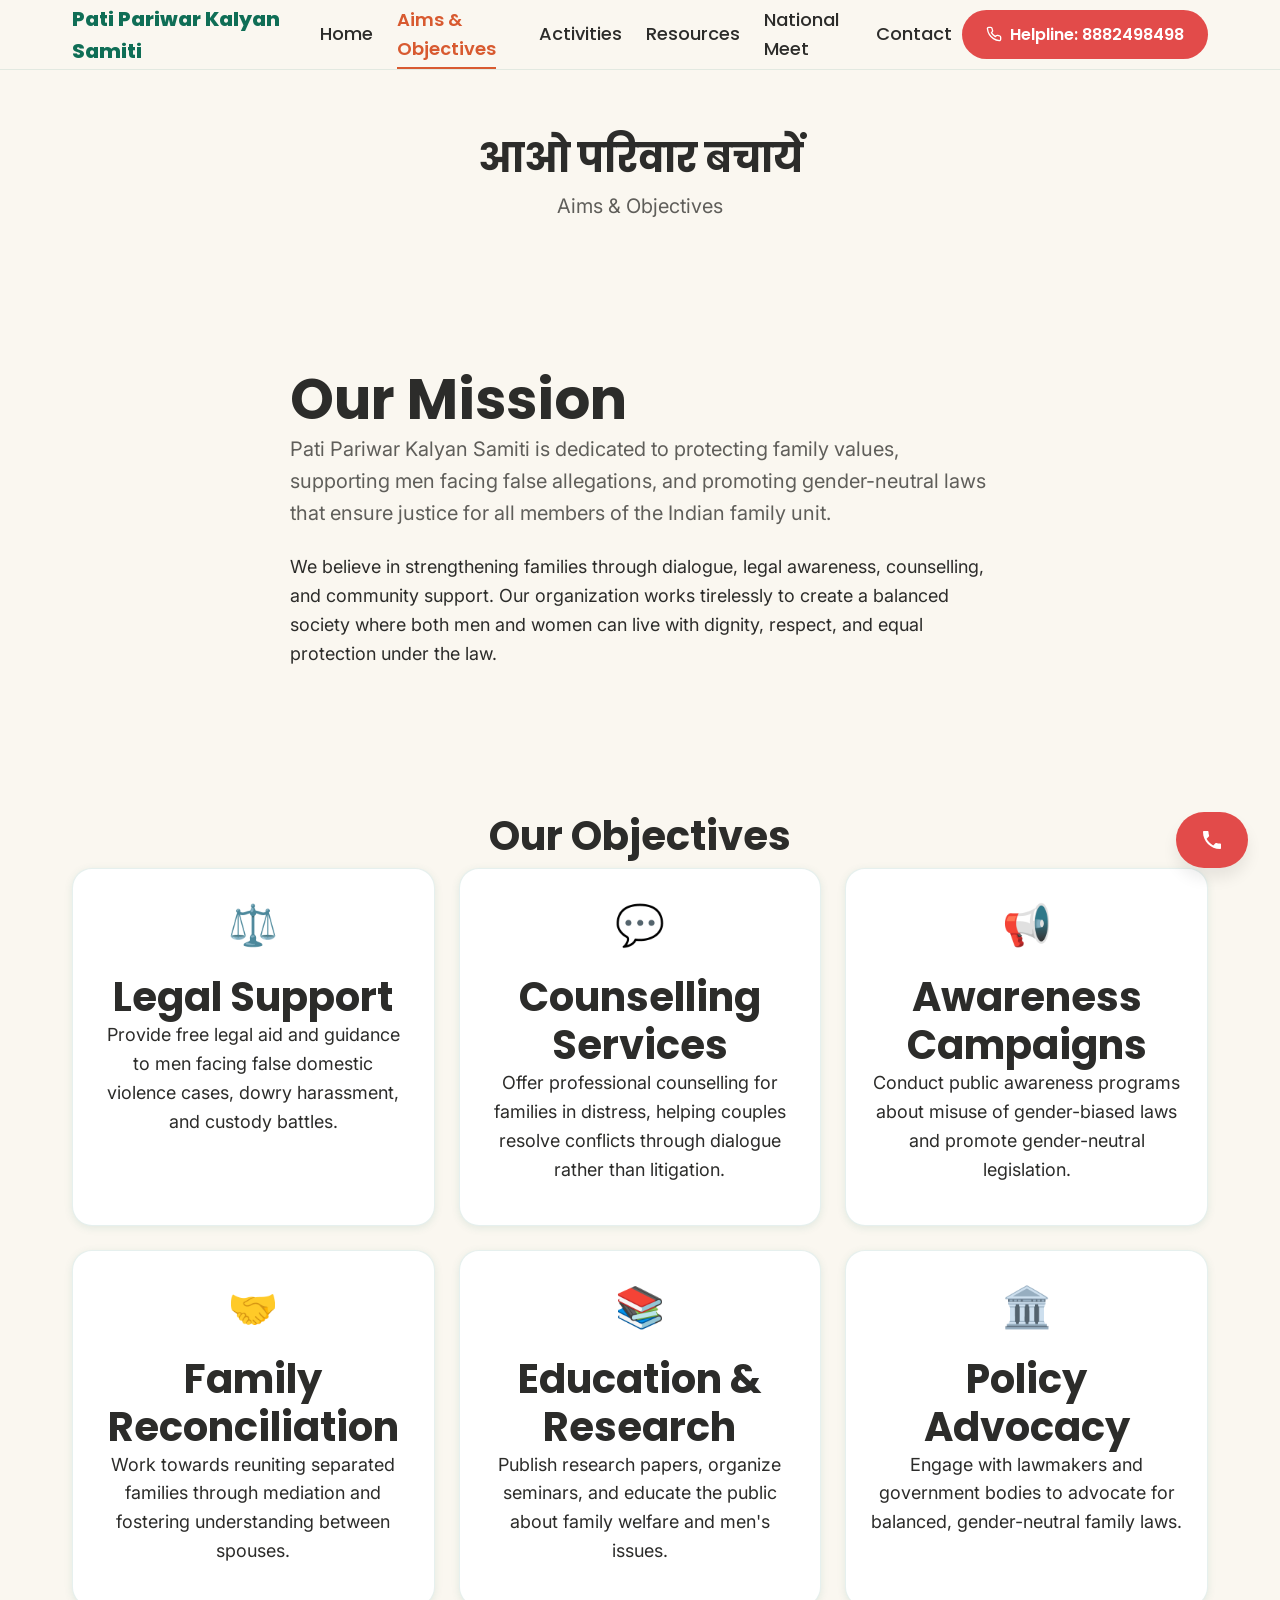
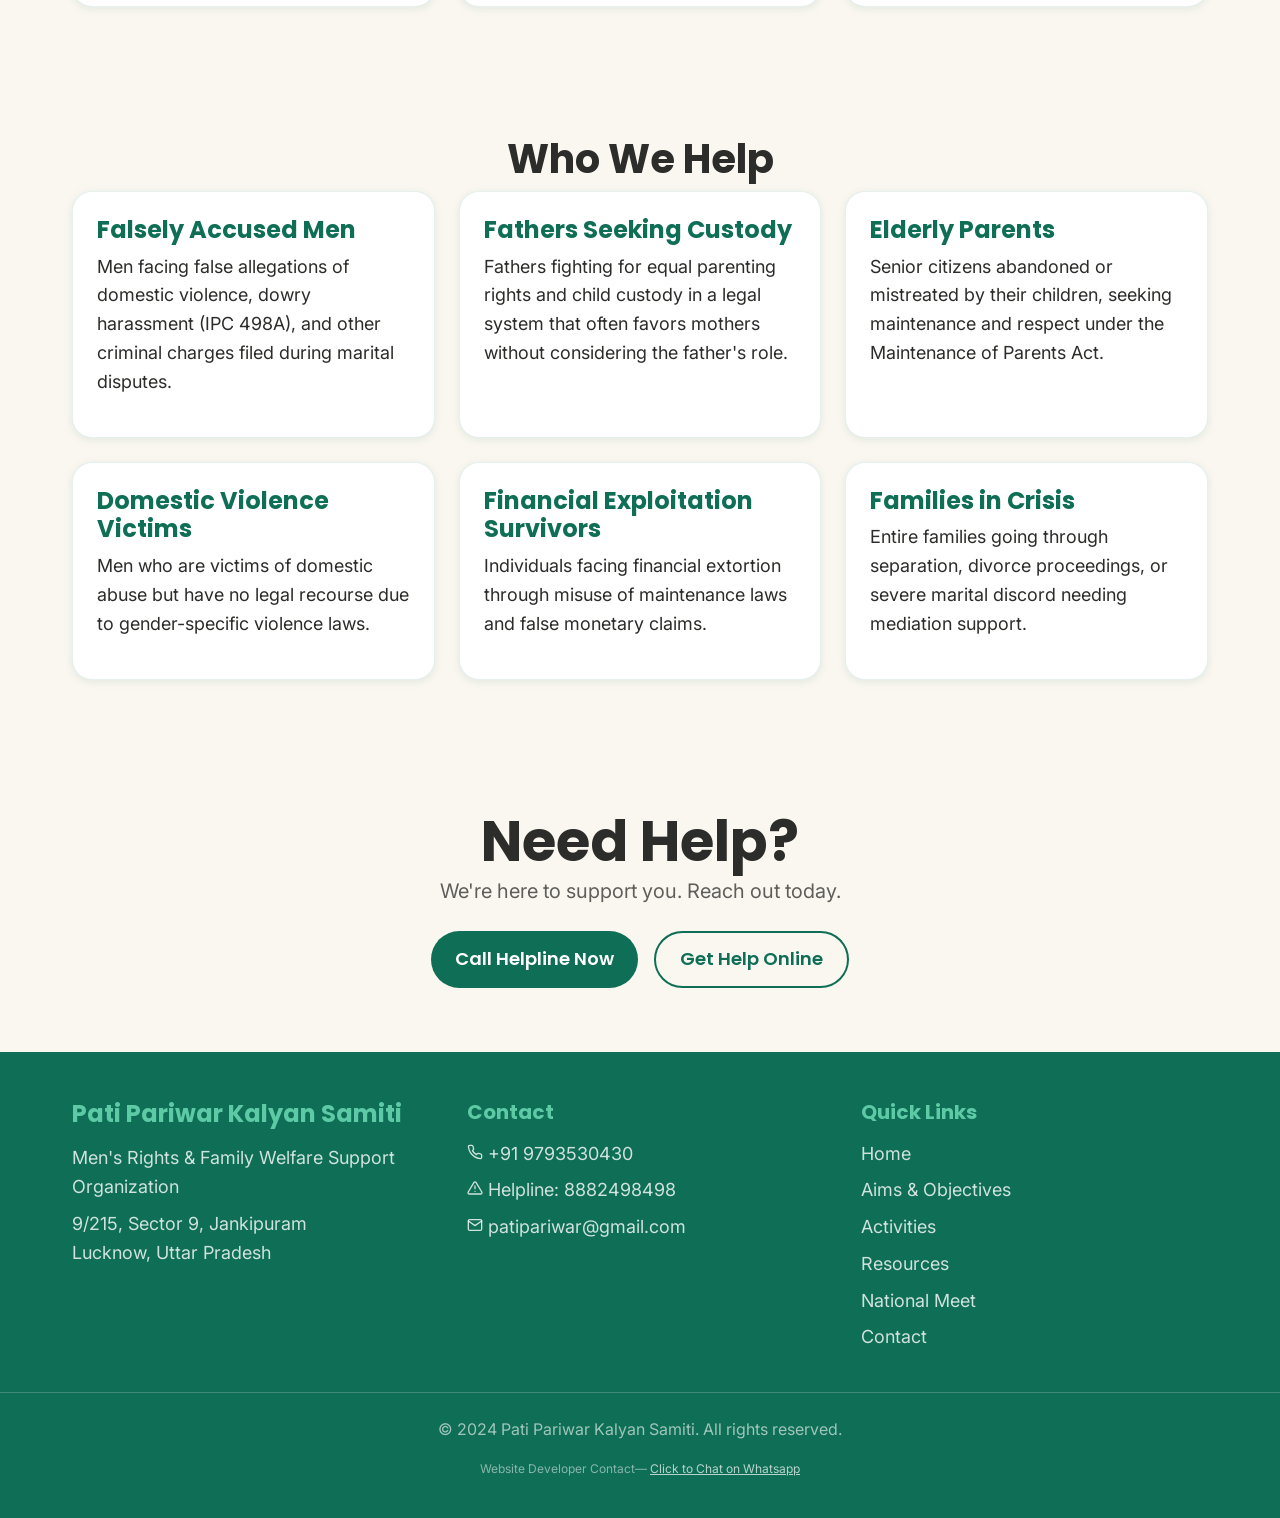
<file: pati-pariwar-kalyan-samiti/aims-objectives.html>
<!DOCTYPE html>
<html lang="en">
<head>
    <meta charset="UTF-8">
    <meta name="viewport" content="width=device-width, initial-scale=1.0">
    <title>Aims & Objectives - Pati Pariwar Kalyan Samiti</title>
    <link rel="preconnect" href="https://fonts.googleapis.com">
    <link rel="preconnect" href="https://fonts.gstatic.com" crossorigin>
    <link href="https://fonts.googleapis.com/css2?family=Poppins:wght@700;800&family=Inter:wght@400;500&family=Noto+Sans+Devanagari:wght@400;500;600;700&display=swap" rel="stylesheet">
    <link rel="stylesheet" href="css/style.css">
</head>
<body>
    <div id="header-container"></div>
    <div id="modal-container"></div>

    <!-- Page Hero -->
    <section class="page-hero bg-gradient-soft">
        <div class="container">
            <h1 class="page-title">आओ परिवार बचायें</h1>
            <p class="page-subtitle">Aims & Objectives</p>
        </div>
    </section>

    <!-- Mission Statement -->
    <section class="section">
        <div class="container">
            <div class="content-block max-width-narrow">
                <h2>Our Mission</h2>
                <p class="lead-text">
                    Pati Pariwar Kalyan Samiti is dedicated to protecting family values, 
                    supporting men facing false allegations, and promoting gender-neutral 
                    laws that ensure justice for all members of the Indian family unit.
                </p>
                <p>
                    We believe in strengthening families through dialogue, legal awareness, 
                    counselling, and community support. Our organization works tirelessly 
                    to create a balanced society where both men and women can live with 
                    dignity, respect, and equal protection under the law.
                </p>
            </div>
        </div>
    </section>

    <!-- Objectives List -->
    <section class="section bg-gradient-mint">
        <div class="container">
            <h2 class="section-title text-center">Our Objectives</h2>
            <!-- TODO: Client to review and provide final objectives list -->
            <div class="grid-3-col">
                <div class="card objective-card">
                    <div class="card-icon">⚖️</div>
                    <h3>Legal Support</h3>
                    <p>Provide free legal aid and guidance to men facing false domestic violence cases, dowry harassment, and custody battles.</p>
                </div>
                <div class="card objective-card">
                    <div class="card-icon">💬</div>
                    <h3>Counselling Services</h3>
                    <p>Offer professional counselling for families in distress, helping couples resolve conflicts through dialogue rather than litigation.</p>
                </div>
                <div class="card objective-card">
                    <div class="card-icon">📢</div>
                    <h3>Awareness Campaigns</h3>
                    <p>Conduct public awareness programs about misuse of gender-biased laws and promote gender-neutral legislation.</p>
                </div>
                <div class="card objective-card">
                    <div class="card-icon">🤝</div>
                    <h3>Family Reconciliation</h3>
                    <p>Work towards reuniting separated families through mediation and fostering understanding between spouses.</p>
                </div>
                <div class="card objective-card">
                    <div class="card-icon">📚</div>
                    <h3>Education & Research</h3>
                    <p>Publish research papers, organize seminars, and educate the public about family welfare and men's issues.</p>
                </div>
                <div class="card objective-card">
                    <div class="card-icon">🏛️</div>
                    <h3>Policy Advocacy</h3>
                    <p>Engage with lawmakers and government bodies to advocate for balanced, gender-neutral family laws.</p>
                </div>
            </div>
        </div>
    </section>

    <!-- Who We Help -->
    <section class="section">
        <div class="container">
            <h2 class="section-title text-center">Who We Help</h2>
            <div class="grid-3-col">
                <div class="card help-card">
                    <h3>Falsely Accused Men</h3>
                    <p>Men facing false allegations of domestic violence, dowry harassment (IPC 498A), and other criminal charges filed during marital disputes.</p>
                </div>
                <div class="card help-card">
                    <h3>Fathers Seeking Custody</h3>
                    <p>Fathers fighting for equal parenting rights and child custody in a legal system that often favors mothers without considering the father's role.</p>
                </div>
                <div class="card help-card">
                    <h3>Elderly Parents</h3>
                    <p>Senior citizens abandoned or mistreated by their children, seeking maintenance and respect under the Maintenance of Parents Act.</p>
                </div>
                <div class="card help-card">
                    <h3>Domestic Violence Victims</h3>
                    <p>Men who are victims of domestic abuse but have no legal recourse due to gender-specific violence laws.</p>
                </div>
                <div class="card help-card">
                    <h3>Financial Exploitation Survivors</h3>
                    <p>Individuals facing financial extortion through misuse of maintenance laws and false monetary claims.</p>
                </div>
                <div class="card help-card">
                    <h3>Families in Crisis</h3>
                    <p>Entire families going through separation, divorce proceedings, or severe marital discord needing mediation support.</p>
                </div>
            </div>
        </div>
    </section>

    <!-- CTA Section -->
    <section class="section bg-gradient-warm">
        <div class="container text-center">
            <h2>Need Help?</h2>
            <p class="lead-text">We're here to support you. Reach out today.</p>
            <div class="button-group">
                <a href="tel:8882498498" class="btn btn-primary btn-large">Call Helpline Now</a>
                <a href="contact.html" class="btn btn-outline btn-large">Get Help Online</a>
            </div>
        </div>
    </section>

    <div id="footer-container"></div>

    <!-- Floating Helpline Button -->
    <a href="tel:8882498498" class="floating-helpline" aria-label="Call helpline">
        <svg width="24" height="24" viewBox="0 0 24 24" fill="currentColor"><path d="M6.62 10.79c1.44 2.83 3.76 5.15 6.59 6.59l2.2-2.2c.27-.27.67-.36 1.02-.24 1.12.37 2.33.57 3.57.57.55 0 1 .45 1 1V20c0 .55-.45 1-1 1-9.39 0-17-7.61-17-17 0-.55.45-1 1-1h3.5c.55 0 1 .45 1 1 0 1.25.2 2.45.57 3.57.11.35.03.74-.25 1.02l-2.2 2.2z"/></svg>
    </a>

    <script src="js/main.js"></script>
</body>
</html>
</file>
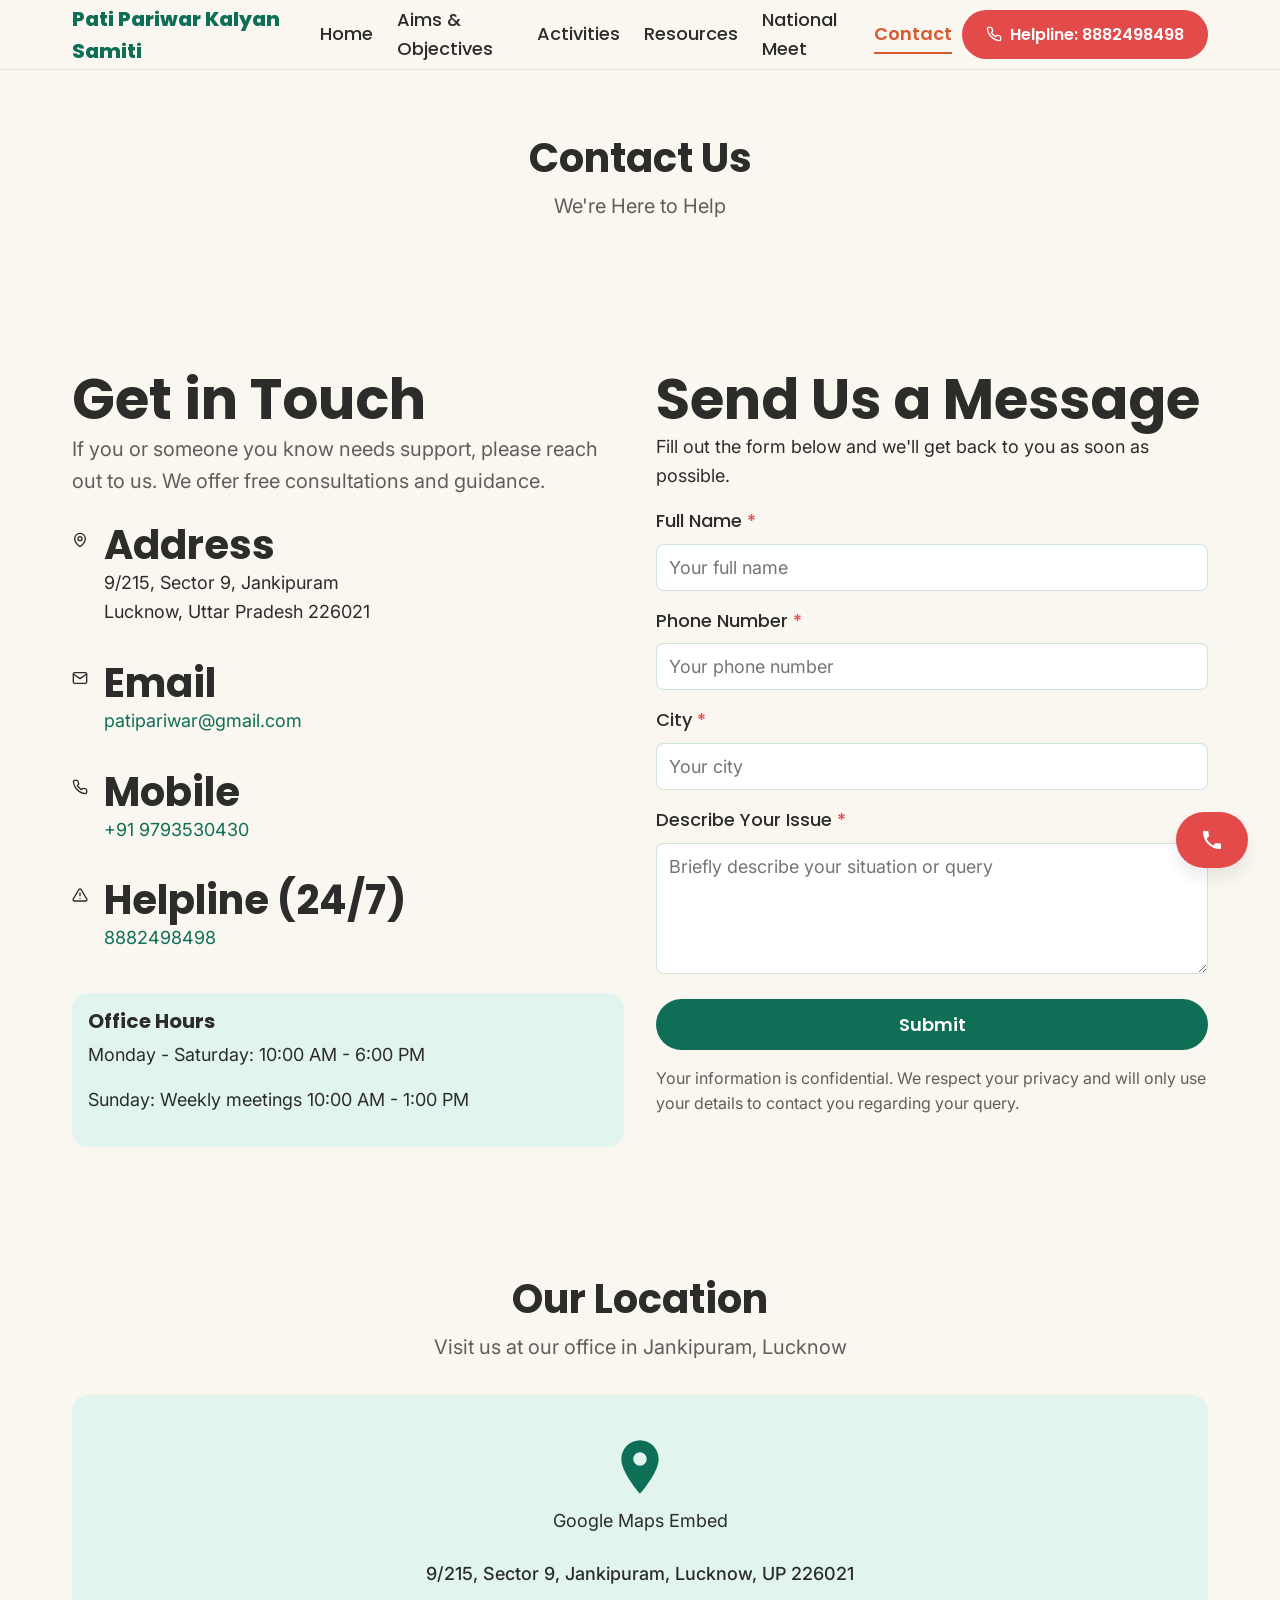
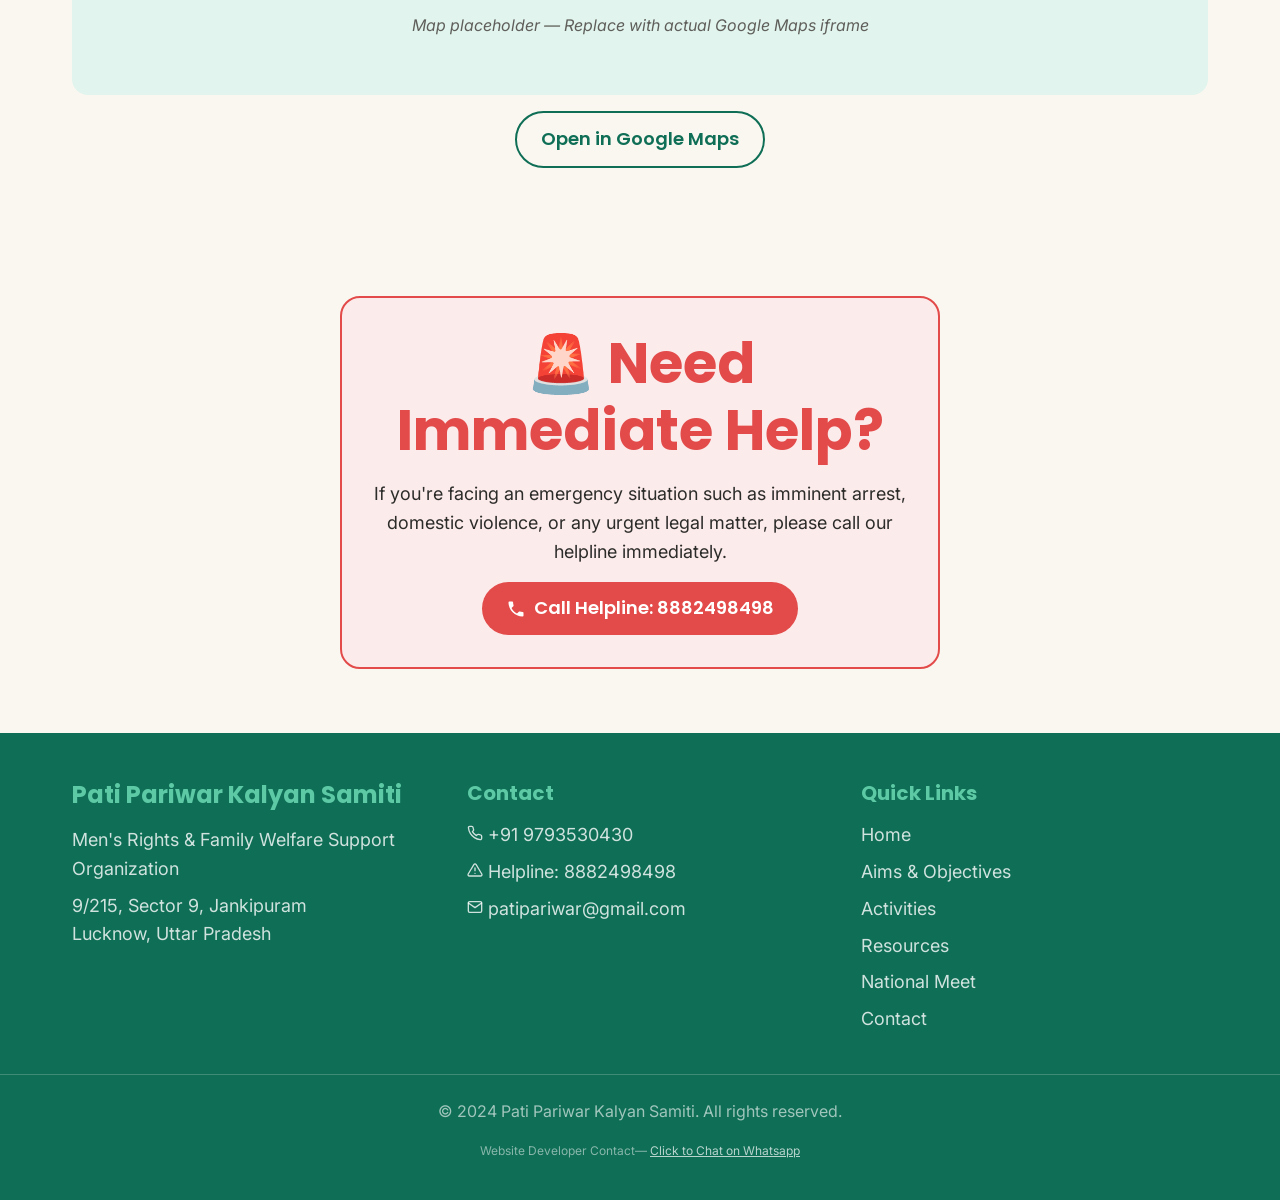
<file: pati-pariwar-kalyan-samiti/contact.html>
<!DOCTYPE html>
<html lang="en">
<head>
    <meta charset="UTF-8">
    <meta name="viewport" content="width=device-width, initial-scale=1.0">
    <title>Contact Us - Pati Pariwar Kalyan Samiti</title>
    <link rel="preconnect" href="https://fonts.googleapis.com">
    <link rel="preconnect" href="https://fonts.gstatic.com" crossorigin>
    <link href="https://fonts.googleapis.com/css2?family=Poppins:wght@700;800&family=Inter:wght@400;500&family=Noto+Sans+Devanagari:wght@400;500;600;700&display=swap" rel="stylesheet">
    <link rel="stylesheet" href="css/style.css">
</head>
<body>
    <div id="header-container"></div>
    <div id="modal-container"></div>

    <!-- Page Hero -->
    <section class="page-hero bg-gradient-soft">
        <div class="container">
            <h1 class="page-title">Contact Us</h1>
            <p class="page-subtitle">We're Here to Help</p>
        </div>
    </section>

    <!-- Contact Info & Form -->
    <section class="section">
        <div class="container">
            <div class="contact-layout">
                <!-- Contact Information -->
                <div class="contact-info">
                    <h2>Get in Touch</h2>
                    <p class="lead-text">
                        If you or someone you know needs support, please reach out to us. 
                        We offer free consultations and guidance.
                    </p>
                    
                    <div class="contact-details">
                        <div class="contact-item">
                            <div class="contact-icon"><svg class="contact-icon-svg" xmlns="http://www.w3.org/2000/svg" width="16" height="16" viewBox="0 0 24 24" fill="none" stroke="currentColor" stroke-width="2" stroke-linecap="round" stroke-linejoin="round"><path d="M20 10c0 6-8 12-8 12s-8-6-8-12a8 8 0 0 1 16 0Z"/><circle cx="12" cy="10" r="3"/></svg></div>
                            <div>
                                <h3>Address</h3>
                                <p>9/215, Sector 9, Jankipuram<br>Lucknow, Uttar Pradesh 226021</p>
                            </div>
                        </div>
                        
                        <div class="contact-item">
                            <div class="contact-icon"><svg class="contact-icon-svg" xmlns="http://www.w3.org/2000/svg" width="16" height="16" viewBox="0 0 24 24" fill="none" stroke="currentColor" stroke-width="2" stroke-linecap="round" stroke-linejoin="round"><path d="M4 4h16c1.1 0 2 .9 2 2v12c0 1.1-.9 2-2 2H4c-1.1 0-2-.9-2-2V6c0-1.1.9-2 2-2z"/><polyline points="22,6 12,13 2,6"/></svg></div>
                            <div>
                                <h3>Email</h3>
                                <p><a href="mailto:patipariwar@gmail.com">patipariwar@gmail.com</a></p>
                            </div>
                        </div>
                        
                        <div class="contact-item">
                            <div class="contact-icon"><svg class="contact-icon-svg" xmlns="http://www.w3.org/2000/svg" width="16" height="16" viewBox="0 0 24 24" fill="none" stroke="currentColor" stroke-width="2" stroke-linecap="round" stroke-linejoin="round"><path d="M22 16.92v3a2 2 0 0 1-2.18 2 19.79 19.79 0 0 1-8.63-3.07 19.5 19.5 0 0 1-6-6 19.79 19.79 0 0 1-3.07-8.67A2 2 0 0 1 4.11 2h3a2 2 0 0 1 2 1.72 12.84 12.84 0 0 0 .7 2.81 2 2 0 0 1-.45 2.11L8.09 9.91a16 16 0 0 0 6 6l1.27-1.27a2 2 0 0 1 2.11-.45 12.84 12.84 0 0 0 2.81.7A2 2 0 0 1 22 16.92z"/></svg></div>
                            <div>
                                <h3>Mobile</h3>
                                <p><a href="tel:+919793530430">+91 9793530430</a></p>
                            </div>
                        </div>
                        
                        <div class="contact-item">
                            <div class="contact-icon"><svg class="contact-icon-svg" xmlns="http://www.w3.org/2000/svg" width="16" height="16" viewBox="0 0 24 24" fill="none" stroke="currentColor" stroke-width="2" stroke-linecap="round" stroke-linejoin="round"><path d="M10.29 3.86L1.82 18a2 2 0 0 0 1.71 3h16.94a2 2 0 0 0 1.71-3L13.71 3.86a2 2 0 0 0-3.42 0z"/><line x1="12" y1="9" x2="12" y2="13"/><line x1="12" y1="17" x2="12.01" y2="17"/></svg></div>
                            <div>
                                <h3>Helpline (24/7)</h3>
                                <p><a href="tel:8882498498">8882498498</a></p>
                            </div>
                        </div>
                    </div>
                    
                    <div class="office-hours">
                        <h3>Office Hours</h3>
                        <p>Monday - Saturday: 10:00 AM - 6:00 PM</p>
                        <p>Sunday: Weekly meetings 10:00 AM - 1:00 PM</p>
                    </div>
                </div>
                
                <!-- Contact Form -->
                <div class="contact-form-wrapper">
                    <h2>Send Us a Message</h2>
                    <p>Fill out the form below and we'll get back to you as soon as possible.</p>
                    
                    <form id="contactForm" class="contact-form" novalidate>
                        <div class="form-group">
                            <label for="name">Full Name <span class="required">*</span></label>
                            <input type="text" id="name" name="name" required placeholder="Your full name">
                            <span class="error-message">Please enter your name</span>
                        </div>
                        
                        <div class="form-group">
                            <label for="phone">Phone Number <span class="required">*</span></label>
                            <input type="tel" id="phone" name="phone" required placeholder="Your phone number" pattern="[0-9]{10}">
                            <span class="error-message">Please enter a valid 10-digit phone number</span>
                        </div>
                        
                        <div class="form-group">
                            <label for="city">City <span class="required">*</span></label>
                            <input type="text" id="city" name="city" required placeholder="Your city">
                            <span class="error-message">Please enter your city</span>
                        </div>
                        
                        <div class="form-group">
                            <label for="issue">Describe Your Issue <span class="required">*</span></label>
                            <textarea id="issue" name="issue" rows="5" required placeholder="Briefly describe your situation or query"></textarea>
                            <span class="error-message">Please describe your issue</span>
                        </div>
                        
                        <button type="submit" class="btn btn-primary btn-full">Submit</button>
                        
                        <p class="form-note">
                            Your information is confidential. We respect your privacy and will only use 
                            your details to contact you regarding your query.
                        </p>
                    </form>
                    
                    <div id="formSuccess" class="form-success" style="display: none;">
                        <div class="success-icon">✓</div>
                        <h3>Thank You!</h3>
                        <p>Your message has been sent successfully. We will contact you soon.</p>
                    </div>
                </div>
            </div>
        </div>
    </section>

    <!-- Map Section -->
    <section class="section bg-gradient-mint">
        <div class="container">
            <h2 class="section-title text-center">Our Location</h2>
            <p class="section-intro text-center max-width-narrow">
                Visit us at our office in Jankipuram, Lucknow
            </p>
            <!-- TODO: Client to replace with actual Google Maps embed iframe -->
            <div class="map-container">
                <div class="map-placeholder">
                    <svg width="64" height="64" viewBox="0 0 24 24" fill="#0F6E56">
                        <path d="M12 2C8.13 2 5 5.13 5 9c0 5.25 7 13 7 13s7-7.75 7-13c0-3.87-3.13-7-7-7zm0 9.5c-1.38 0-2.5-1.12-2.5-2.5s1.12-2.5 2.5-2.5 2.5 1.12 2.5 2.5-1.12 2.5-2.5 2.5z"/>
                    </svg>
                    <p>Google Maps Embed</p>
                    <p class="map-address">9/215, Sector 9, Jankipuram, Lucknow, UP 226021</p>
                    <p class="map-note">Map placeholder — Replace with actual Google Maps iframe</p>
                </div>
            </div>
            <div class="directions-link text-center mt-4">
                <a href="https://maps.google.com/?q=9/215+Sector+9+Jankipuram+Lucknow" target="_blank" rel="noopener" class="btn btn-outline">
                    Open in Google Maps
                </a>
            </div>
        </div>
    </section>

    <!-- Emergency Notice -->
    <section class="section bg-gradient-warm">
        <div class="container text-center">
            <div class="emergency-box">
                <h2>🚨 Need Immediate Help?</h2>
                <p>If you're facing an emergency situation such as imminent arrest, domestic violence, 
                   or any urgent legal matter, please call our helpline immediately.</p>
                <a href="tel:8882498498" class="btn btn-urgent btn-large">
                    <svg width="20" height="20" viewBox="0 0 24 24" fill="currentColor"><path d="M6.62 10.79c1.44 2.83 3.76 5.15 6.59 6.59l2.2-2.2c.27-.27.67-.36 1.02-.24 1.12.37 2.33.57 3.57.57.55 0 1 .45 1 1V20c0 .55-.45 1-1 1-9.39 0-17-7.61-17-17 0-.55.45-1 1-1h3.5c.55 0 1 .45 1 1 0 1.25.2 2.45.57 3.57.11.35.03.74-.25 1.02l-2.2 2.2z"/></svg>
                    Call Helpline: 8882498498
                </a>
            </div>
        </div>
    </section>

    <div id="footer-container"></div>

    <!-- Floating Helpline Button -->
    <a href="tel:8882498498" class="floating-helpline" aria-label="Call helpline">
        <svg width="24" height="24" viewBox="0 0 24 24" fill="currentColor"><path d="M6.62 10.79c1.44 2.83 3.76 5.15 6.59 6.59l2.2-2.2c.27-.27.67-.36 1.02-.24 1.12.37 2.33.57 3.57.57.55 0 1 .45 1 1V20c0 .55-.45 1-1 1-9.39 0-17-7.61-17-17 0-.55.45-1 1-1h3.5c.55 0 1 .45 1 1 0 1.25.2 2.45.57 3.57.11.35.03.74-.25 1.02l-2.2 2.2z"/></svg>
    </a>

    <script src="js/main.js"></script>
    <script>
        // Contact form validation
        const contactForm = document.getElementById('contactForm');
        const formSuccess = document.getElementById('formSuccess');
        
        contactForm.addEventListener('submit', function(e) {
            e.preventDefault();
            
            let isValid = true;
            const fields = ['name', 'phone', 'city', 'issue'];
            
            // Clear previous errors
            document.querySelectorAll('.form-group').forEach(group => {
                group.classList.remove('error');
            });
            
            // Validate each field
            fields.forEach(fieldId => {
                const field = document.getElementById(fieldId);
                const value = field.value.trim();
                const errorSpan = field.parentElement.querySelector('.error-message');
                
                if (!value) {
                    isValid = false;
                    field.parentElement.classList.add('error');
                } else if (fieldId === 'phone') {
                    // Validate Indian phone number (10 digits)
                    const phoneRegex = /^[6-9]\d{9}$/;
                    if (!phoneRegex.test(value.replace(/\D/g, ''))) {
                        isValid = false;
                        field.parentElement.classList.add('error');
                    }
                }
            });
            
            if (isValid) {
                // Show success message (in production, this would submit to server)
                contactForm.style.display = 'none';
                formSuccess.style.display = 'block';
                
                // Log form data for demo purposes
                console.log('Form submitted:', {
                    name: document.getElementById('name').value.trim(),
                    phone: document.getElementById('phone').value.trim(),
                    city: document.getElementById('city').value.trim(),
                    issue: document.getElementById('issue').value.trim()
                });
            }
        });
        
        // Remove error on input
        document.querySelectorAll('.contact-form input, .contact-form textarea').forEach(field => {
            field.addEventListener('input', function() {
                this.parentElement.classList.remove('error');
            });
        });
    </script>
</body>
</html>
</file>
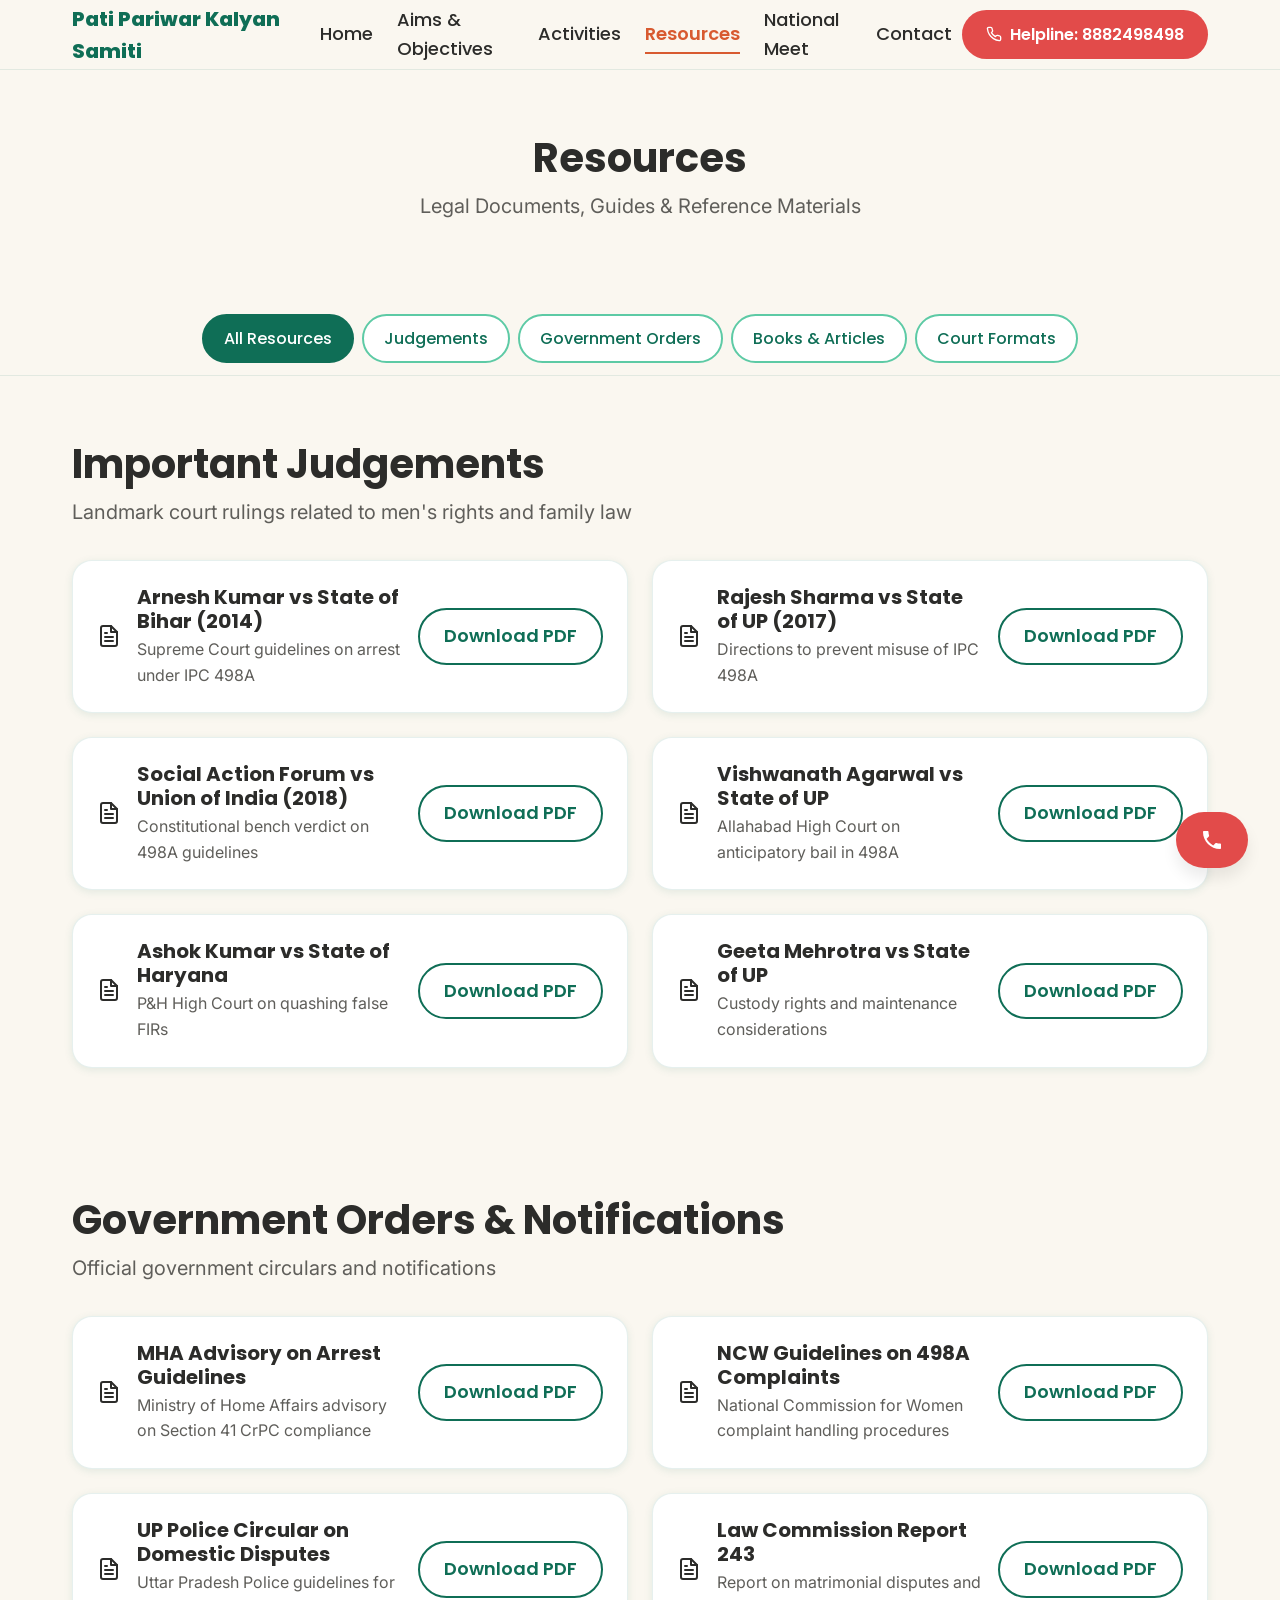
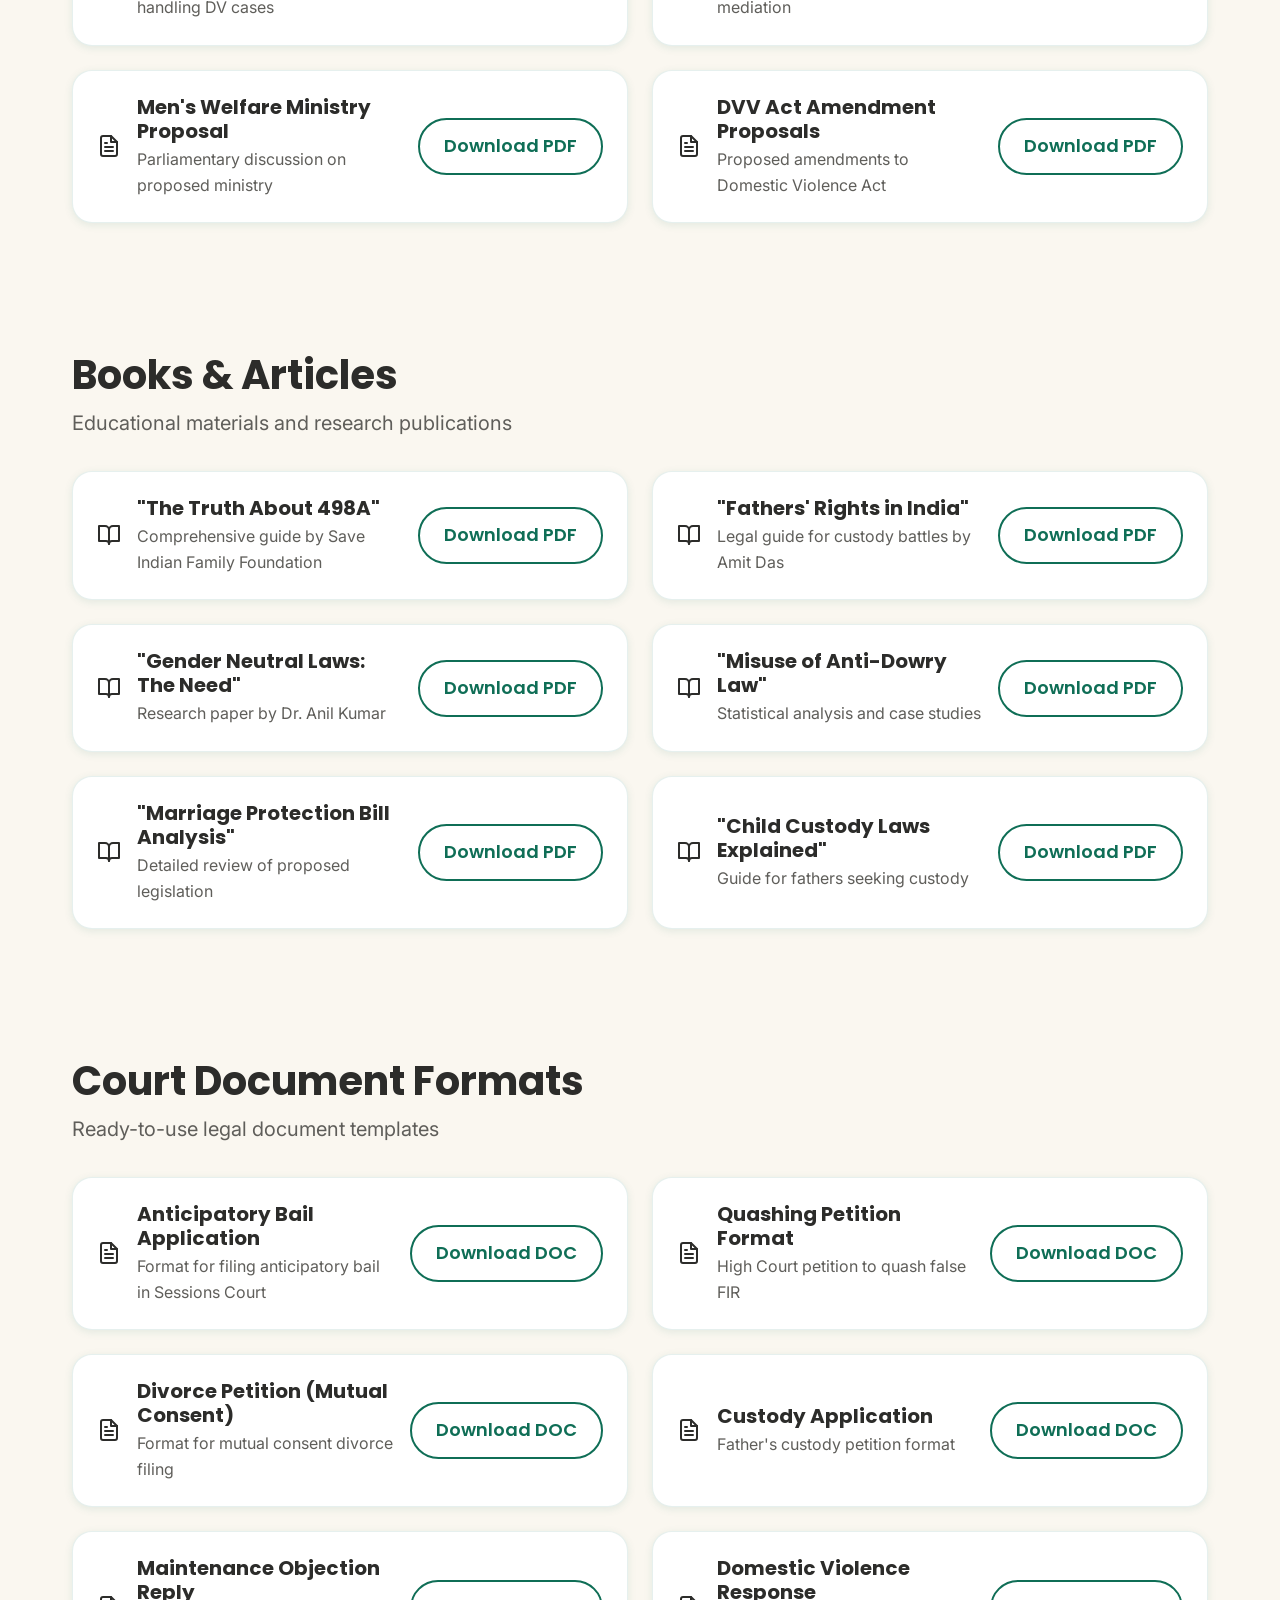
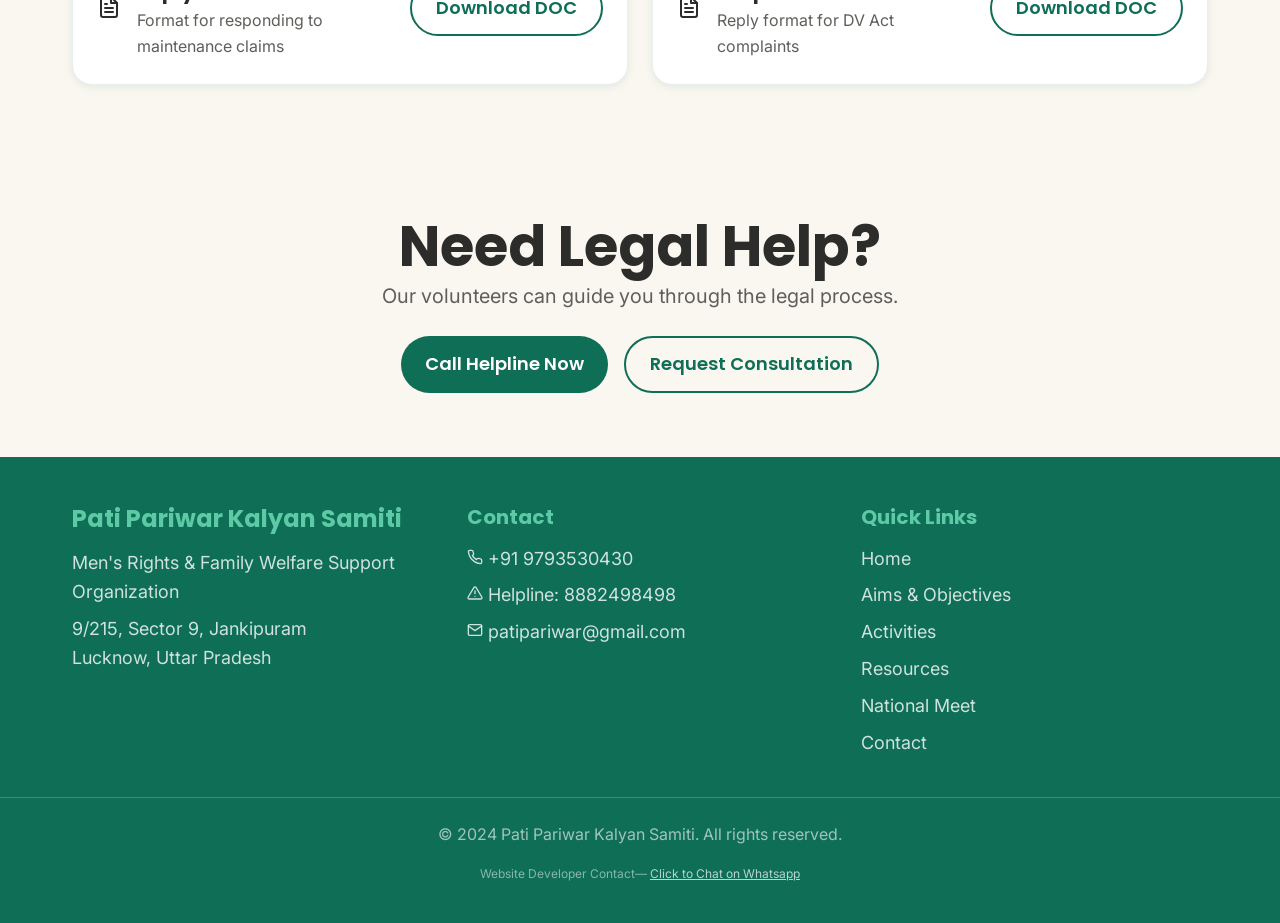
<file: pati-pariwar-kalyan-samiti/resources.html>
<!DOCTYPE html>
<html lang="en">
<head>
    <meta charset="UTF-8">
    <meta name="viewport" content="width=device-width, initial-scale=1.0">
    <title>Resources - Pati Pariwar Kalyan Samiti</title>
    <link rel="preconnect" href="https://fonts.googleapis.com">
    <link rel="preconnect" href="https://fonts.gstatic.com" crossorigin>
    <link href="https://fonts.googleapis.com/css2?family=Poppins:wght@700;800&family=Inter:wght@400;500&family=Noto+Sans+Devanagari:wght@400;500;600;700&display=swap" rel="stylesheet">
    <link rel="stylesheet" href="css/style.css">
</head>
<body>
    <div id="header-container"></div>
    <div id="modal-container"></div>

    <!-- Page Hero -->
    <section class="page-hero bg-gradient-soft">
        <div class="container">
            <h1 class="page-title">Resources</h1>
            <p class="page-subtitle">Legal Documents, Guides & Reference Materials</p>
        </div>
    </section>

    <!-- Filter Tabs -->
    <section class="section sticky-resource-nav">
        <div class="container">
            <nav class="resource-filter">
                <button class="filter-btn active" data-filter="all">All Resources</button>
                <button class="filter-btn" data-filter="judgements">Judgements</button>
                <button class="filter-btn" data-filter="gov-orders">Government Orders</button>
                <button class="filter-btn" data-filter="books">Books & Articles</button>
                <button class="filter-btn" data-filter="formats">Court Formats</button>
            </nav>
        </div>
    </section>

    <!-- Judgements Section -->
    <section id="judgements" class="section resource-section" data-category="judgements">
        <div class="container">
            <h2 class="section-title">Important Judgements</h2>
            <p class="section-intro">Landmark court rulings related to men's rights and family law</p>
            <!-- TODO: Client to replace with actual judgement PDFs and links -->
            <div class="grid-2-col">
                <div class="card resource-card reveal reveal-delay-1" data-category="judgements">
                    <div class="resource-icon"><svg class="resource-icon-svg" xmlns="http://www.w3.org/2000/svg" width="24" height="24" viewBox="0 0 24 24" fill="none" stroke="currentColor" stroke-width="2" stroke-linecap="round" stroke-linejoin="round"><path d="M14 2H6a2 2 0 0 0-2 2v16a2 2 0 0 0 2 2h12a2 2 0 0 0 2-2V8z"/><polyline points="14 2 14 8 20 8"/><line x1="16" y1="13" x2="8" y2="13"/><line x1="16" y1="17" x2="8" y2="17"/><polyline points="10 9 9 9 8 9"/></svg></div>
                    <div class="resource-info">
                        <h3>Arnesh Kumar vs State of Bihar (2014)</h3>
                        <p>Supreme Court guidelines on arrest under IPC 498A</p>
                    </div>
                    <a href="#" class="btn btn-outline btn-small download-btn">Download PDF</a>
                </div>
                <div class="card resource-card reveal reveal-delay-2" data-category="judgements">
                    <div class="resource-icon"><svg class="resource-icon-svg" xmlns="http://www.w3.org/2000/svg" width="24" height="24" viewBox="0 0 24 24" fill="none" stroke="currentColor" stroke-width="2" stroke-linecap="round" stroke-linejoin="round"><path d="M14 2H6a2 2 0 0 0-2 2v16a2 2 0 0 0 2 2h12a2 2 0 0 0 2-2V8z"/><polyline points="14 2 14 8 20 8"/><line x1="16" y1="13" x2="8" y2="13"/><line x1="16" y1="17" x2="8" y2="17"/><polyline points="10 9 9 9 8 9"/></svg></div>
                    <div class="resource-info">
                        <h3>Rajesh Sharma vs State of UP (2017)</h3>
                        <p>Directions to prevent misuse of IPC 498A</p>
                    </div>
                    <a href="#" class="btn btn-outline btn-small download-btn">Download PDF</a>
                </div>
                <div class="card resource-card reveal reveal-delay-3" data-category="judgements">
                    <div class="resource-icon"><svg class="resource-icon-svg" xmlns="http://www.w3.org/2000/svg" width="24" height="24" viewBox="0 0 24 24" fill="none" stroke="currentColor" stroke-width="2" stroke-linecap="round" stroke-linejoin="round"><path d="M14 2H6a2 2 0 0 0-2 2v16a2 2 0 0 0 2 2h12a2 2 0 0 0 2-2V8z"/><polyline points="14 2 14 8 20 8"/><line x1="16" y1="13" x2="8" y2="13"/><line x1="16" y1="17" x2="8" y2="17"/><polyline points="10 9 9 9 8 9"/></svg></div>
                    <div class="resource-info">
                        <h3>Social Action Forum vs Union of India (2018)</h3>
                        <p>Constitutional bench verdict on 498A guidelines</p>
                    </div>
                    <a href="#" class="btn btn-outline btn-small download-btn">Download PDF</a>
                </div>
                <div class="card resource-card reveal reveal-delay-4" data-category="judgements">
                    <div class="resource-icon"><svg class="resource-icon-svg" xmlns="http://www.w3.org/2000/svg" width="24" height="24" viewBox="0 0 24 24" fill="none" stroke="currentColor" stroke-width="2" stroke-linecap="round" stroke-linejoin="round"><path d="M14 2H6a2 2 0 0 0-2 2v16a2 2 0 0 0 2 2h12a2 2 0 0 0 2-2V8z"/><polyline points="14 2 14 8 20 8"/><line x1="16" y1="13" x2="8" y2="13"/><line x1="16" y1="17" x2="8" y2="17"/><polyline points="10 9 9 9 8 9"/></svg></div>
                    <div class="resource-info">
                        <h3>Vishwanath Agarwal vs State of UP</h3>
                        <p>Allahabad High Court on anticipatory bail in 498A</p>
                    </div>
                    <a href="#" class="btn btn-outline btn-small download-btn">Download PDF</a>
                </div>
                <div class="card resource-card reveal reveal-delay-1" data-category="judgements">
                    <div class="resource-icon"><svg class="resource-icon-svg" xmlns="http://www.w3.org/2000/svg" width="24" height="24" viewBox="0 0 24 24" fill="none" stroke="currentColor" stroke-width="2" stroke-linecap="round" stroke-linejoin="round"><path d="M14 2H6a2 2 0 0 0-2 2v16a2 2 0 0 0 2 2h12a2 2 0 0 0 2-2V8z"/><polyline points="14 2 14 8 20 8"/><line x1="16" y1="13" x2="8" y2="13"/><line x1="16" y1="17" x2="8" y2="17"/><polyline points="10 9 9 9 8 9"/></svg></div>
                    <div class="resource-info">
                        <h3>Ashok Kumar vs State of Haryana</h3>
                        <p>P&H High Court on quashing false FIRs</p>
                    </div>
                    <a href="#" class="btn btn-outline btn-small download-btn">Download PDF</a>
                </div>
                <div class="card resource-card reveal reveal-delay-2" data-category="judgements">
                    <div class="resource-icon"><svg class="resource-icon-svg" xmlns="http://www.w3.org/2000/svg" width="24" height="24" viewBox="0 0 24 24" fill="none" stroke="currentColor" stroke-width="2" stroke-linecap="round" stroke-linejoin="round"><path d="M14 2H6a2 2 0 0 0-2 2v16a2 2 0 0 0 2 2h12a2 2 0 0 0 2-2V8z"/><polyline points="14 2 14 8 20 8"/><line x1="16" y1="13" x2="8" y2="13"/><line x1="16" y1="17" x2="8" y2="17"/><polyline points="10 9 9 9 8 9"/></svg></div>
                    <div class="resource-info">
                        <h3>Geeta Mehrotra vs State of UP</h3>
                        <p>Custody rights and maintenance considerations</p>
                    </div>
                    <a href="#" class="btn btn-outline btn-small download-btn">Download PDF</a>
                </div>
            </div>
        </div>
    </section>

    <!-- Government Orders Section -->
    <section id="gov-orders" class="section bg-gradient-mint resource-section" data-category="gov-orders">
        <div class="container">
            <h2 class="section-title">Government Orders & Notifications</h2>
            <p class="section-intro">Official government circulars and notifications</p>
            <!-- TODO: Client to replace with actual GO PDFs and links -->
            <div class="grid-2-col">
                <div class="card resource-card reveal reveal-delay-1" data-category="gov-orders">
                    <div class="resource-icon"><svg class="resource-icon-svg" xmlns="http://www.w3.org/2000/svg" width="24" height="24" viewBox="0 0 24 24" fill="none" stroke="currentColor" stroke-width="2" stroke-linecap="round" stroke-linejoin="round"><path d="M14 2H6a2 2 0 0 0-2 2v16a2 2 0 0 0 2 2h12a2 2 0 0 0 2-2V8z"/><polyline points="14 2 14 8 20 8"/><line x1="16" y1="13" x2="8" y2="13"/><line x1="16" y1="17" x2="8" y2="17"/><polyline points="10 9 9 9 8 9"/></svg></div>
                    <div class="resource-info">
                        <h3>MHA Advisory on Arrest Guidelines</h3>
                        <p>Ministry of Home Affairs advisory on Section 41 CrPC compliance</p>
                    </div>
                    <a href="#" class="btn btn-outline btn-small download-btn">Download PDF</a>
                </div>
                <div class="card resource-card reveal reveal-delay-2" data-category="gov-orders">
                    <div class="resource-icon"><svg class="resource-icon-svg" xmlns="http://www.w3.org/2000/svg" width="24" height="24" viewBox="0 0 24 24" fill="none" stroke="currentColor" stroke-width="2" stroke-linecap="round" stroke-linejoin="round"><path d="M14 2H6a2 2 0 0 0-2 2v16a2 2 0 0 0 2 2h12a2 2 0 0 0 2-2V8z"/><polyline points="14 2 14 8 20 8"/><line x1="16" y1="13" x2="8" y2="13"/><line x1="16" y1="17" x2="8" y2="17"/><polyline points="10 9 9 9 8 9"/></svg></div>
                    <div class="resource-info">
                        <h3>NCW Guidelines on 498A Complaints</h3>
                        <p>National Commission for Women complaint handling procedures</p>
                    </div>
                    <a href="#" class="btn btn-outline btn-small download-btn">Download PDF</a>
                </div>
                <div class="card resource-card reveal reveal-delay-3" data-category="gov-orders">
                    <div class="resource-icon"><svg class="resource-icon-svg" xmlns="http://www.w3.org/2000/svg" width="24" height="24" viewBox="0 0 24 24" fill="none" stroke="currentColor" stroke-width="2" stroke-linecap="round" stroke-linejoin="round"><path d="M14 2H6a2 2 0 0 0-2 2v16a2 2 0 0 0 2 2h12a2 2 0 0 0 2-2V8z"/><polyline points="14 2 14 8 20 8"/><line x1="16" y1="13" x2="8" y2="13"/><line x1="16" y1="17" x2="8" y2="17"/><polyline points="10 9 9 9 8 9"/></svg></div>
                    <div class="resource-info">
                        <h3>UP Police Circular on Domestic Disputes</h3>
                        <p>Uttar Pradesh Police guidelines for handling DV cases</p>
                    </div>
                    <a href="#" class="btn btn-outline btn-small download-btn">Download PDF</a>
                </div>
                <div class="card resource-card reveal reveal-delay-4" data-category="gov-orders">
                    <div class="resource-icon"><svg class="resource-icon-svg" xmlns="http://www.w3.org/2000/svg" width="24" height="24" viewBox="0 0 24 24" fill="none" stroke="currentColor" stroke-width="2" stroke-linecap="round" stroke-linejoin="round"><path d="M14 2H6a2 2 0 0 0-2 2v16a2 2 0 0 0 2 2h12a2 2 0 0 0 2-2V8z"/><polyline points="14 2 14 8 20 8"/><line x1="16" y1="13" x2="8" y2="13"/><line x1="16" y1="17" x2="8" y2="17"/><polyline points="10 9 9 9 8 9"/></svg></div>
                    <div class="resource-info">
                        <h3>Law Commission Report 243</h3>
                        <p>Report on matrimonial disputes and mediation</p>
                    </div>
                    <a href="#" class="btn btn-outline btn-small download-btn">Download PDF</a>
                </div>
                <div class="card resource-card reveal reveal-delay-1" data-category="gov-orders">
                    <div class="resource-icon"><svg class="resource-icon-svg" xmlns="http://www.w3.org/2000/svg" width="24" height="24" viewBox="0 0 24 24" fill="none" stroke="currentColor" stroke-width="2" stroke-linecap="round" stroke-linejoin="round"><path d="M14 2H6a2 2 0 0 0-2 2v16a2 2 0 0 0 2 2h12a2 2 0 0 0 2-2V8z"/><polyline points="14 2 14 8 20 8"/><line x1="16" y1="13" x2="8" y2="13"/><line x1="16" y1="17" x2="8" y2="17"/><polyline points="10 9 9 9 8 9"/></svg></div>
                    <div class="resource-info">
                        <h3>Men's Welfare Ministry Proposal</h3>
                        <p>Parliamentary discussion on proposed ministry</p>
                    </div>
                    <a href="#" class="btn btn-outline btn-small download-btn">Download PDF</a>
                </div>
                <div class="card resource-card reveal reveal-delay-2" data-category="gov-orders">
                    <div class="resource-icon"><svg class="resource-icon-svg" xmlns="http://www.w3.org/2000/svg" width="24" height="24" viewBox="0 0 24 24" fill="none" stroke="currentColor" stroke-width="2" stroke-linecap="round" stroke-linejoin="round"><path d="M14 2H6a2 2 0 0 0-2 2v16a2 2 0 0 0 2 2h12a2 2 0 0 0 2-2V8z"/><polyline points="14 2 14 8 20 8"/><line x1="16" y1="13" x2="8" y2="13"/><line x1="16" y1="17" x2="8" y2="17"/><polyline points="10 9 9 9 8 9"/></svg></div>
                    <div class="resource-info">
                        <h3>DVV Act Amendment Proposals</h3>
                        <p>Proposed amendments to Domestic Violence Act</p>
                    </div>
                    <a href="#" class="btn btn-outline btn-small download-btn">Download PDF</a>
                </div>
            </div>
        </div>
    </section>

    <!-- Books & Articles Section -->
    <section id="books" class="section resource-section" data-category="books">
        <div class="container">
            <h2 class="section-title">Books & Articles</h2>
            <p class="section-intro">Educational materials and research publications</p>
            <!-- TODO: Client to replace with actual book/article links -->
            <div class="grid-2-col">
                <div class="card resource-card reveal reveal-delay-1" data-category="books">
                    <div class="resource-icon"><svg class="resource-icon-svg" xmlns="http://www.w3.org/2000/svg" width="24" height="24" viewBox="0 0 24 24" fill="none" stroke="currentColor" stroke-width="2" stroke-linecap="round" stroke-linejoin="round"><path d="M2 3h6a4 4 0 0 1 4 4v14a3 3 0 0 0-3-3H2z"/><path d="M22 3h-6a4 4 0 0 0-4 4v14a3 3 0 0 1 3-3h7z"/></svg></div>
                    <div class="resource-info">
                        <h3>"The Truth About 498A"</h3>
                        <p>Comprehensive guide by Save Indian Family Foundation</p>
                    </div>
                    <a href="#" class="btn btn-outline btn-small download-btn">Download PDF</a>
                </div>
                <div class="card resource-card reveal reveal-delay-2" data-category="books">
                    <div class="resource-icon"><svg class="resource-icon-svg" xmlns="http://www.w3.org/2000/svg" width="24" height="24" viewBox="0 0 24 24" fill="none" stroke="currentColor" stroke-width="2" stroke-linecap="round" stroke-linejoin="round"><path d="M2 3h6a4 4 0 0 1 4 4v14a3 3 0 0 0-3-3H2z"/><path d="M22 3h-6a4 4 0 0 0-4 4v14a3 3 0 0 1 3-3h7z"/></svg></div>
                    <div class="resource-info">
                        <h3>"Fathers' Rights in India"</h3>
                        <p>Legal guide for custody battles by Amit Das</p>
                    </div>
                    <a href="#" class="btn btn-outline btn-small download-btn">Download PDF</a>
                </div>
                <div class="card resource-card reveal reveal-delay-3" data-category="books">
                    <div class="resource-icon"><svg class="resource-icon-svg" xmlns="http://www.w3.org/2000/svg" width="24" height="24" viewBox="0 0 24 24" fill="none" stroke="currentColor" stroke-width="2" stroke-linecap="round" stroke-linejoin="round"><path d="M2 3h6a4 4 0 0 1 4 4v14a3 3 0 0 0-3-3H2z"/><path d="M22 3h-6a4 4 0 0 0-4 4v14a3 3 0 0 1 3-3h7z"/></svg></div>
                    <div class="resource-info">
                        <h3>"Gender Neutral Laws: The Need"</h3>
                        <p>Research paper by Dr. Anil Kumar</p>
                    </div>
                    <a href="#" class="btn btn-outline btn-small download-btn">Download PDF</a>
                </div>
                <div class="card resource-card reveal reveal-delay-4" data-category="books">
                    <div class="resource-icon"><svg class="resource-icon-svg" xmlns="http://www.w3.org/2000/svg" width="24" height="24" viewBox="0 0 24 24" fill="none" stroke="currentColor" stroke-width="2" stroke-linecap="round" stroke-linejoin="round"><path d="M2 3h6a4 4 0 0 1 4 4v14a3 3 0 0 0-3-3H2z"/><path d="M22 3h-6a4 4 0 0 0-4 4v14a3 3 0 0 1 3-3h7z"/></svg></div>
                    <div class="resource-info">
                        <h3>"Misuse of Anti-Dowry Law"</h3>
                        <p>Statistical analysis and case studies</p>
                    </div>
                    <a href="#" class="btn btn-outline btn-small download-btn">Download PDF</a>
                </div>
                <div class="card resource-card reveal reveal-delay-1" data-category="books">
                    <div class="resource-icon"><svg class="resource-icon-svg" xmlns="http://www.w3.org/2000/svg" width="24" height="24" viewBox="0 0 24 24" fill="none" stroke="currentColor" stroke-width="2" stroke-linecap="round" stroke-linejoin="round"><path d="M2 3h6a4 4 0 0 1 4 4v14a3 3 0 0 0-3-3H2z"/><path d="M22 3h-6a4 4 0 0 0-4 4v14a3 3 0 0 1 3-3h7z"/></svg></div>
                    <div class="resource-info">
                        <h3>"Marriage Protection Bill Analysis"</h3>
                        <p>Detailed review of proposed legislation</p>
                    </div>
                    <a href="#" class="btn btn-outline btn-small download-btn">Download PDF</a>
                </div>
                <div class="card resource-card reveal reveal-delay-2" data-category="books">
                    <div class="resource-icon"><svg class="resource-icon-svg" xmlns="http://www.w3.org/2000/svg" width="24" height="24" viewBox="0 0 24 24" fill="none" stroke="currentColor" stroke-width="2" stroke-linecap="round" stroke-linejoin="round"><path d="M2 3h6a4 4 0 0 1 4 4v14a3 3 0 0 0-3-3H2z"/><path d="M22 3h-6a4 4 0 0 0-4 4v14a3 3 0 0 1 3-3h7z"/></svg></div>
                    <div class="resource-info">
                        <h3>"Child Custody Laws Explained"</h3>
                        <p>Guide for fathers seeking custody</p>
                    </div>
                    <a href="#" class="btn btn-outline btn-small download-btn">Download PDF</a>
                </div>
            </div>
        </div>
    </section>

    <!-- Court Document Formats Section -->
    <section id="formats" class="section bg-gradient-warm resource-section" data-category="formats">
        <div class="container">
            <h2 class="section-title">Court Document Formats</h2>
            <p class="section-intro">Ready-to-use legal document templates</p>
            <!-- TODO: Client to replace with actual format documents -->
            <div class="grid-2-col">
                <div class="card resource-card reveal reveal-delay-1" data-category="formats">
                    <div class="resource-icon"><svg class="resource-icon-svg" xmlns="http://www.w3.org/2000/svg" width="24" height="24" viewBox="0 0 24 24" fill="none" stroke="currentColor" stroke-width="2" stroke-linecap="round" stroke-linejoin="round"><path d="M14 2H6a2 2 0 0 0-2 2v16a2 2 0 0 0 2 2h12a2 2 0 0 0 2-2V8z"/><polyline points="14 2 14 8 20 8"/><line x1="16" y1="13" x2="8" y2="13"/><line x1="16" y1="17" x2="8" y2="17"/><polyline points="10 9 9 9 8 9"/></svg></div>
                    <div class="resource-info">
                        <h3>Anticipatory Bail Application</h3>
                        <p>Format for filing anticipatory bail in Sessions Court</p>
                    </div>
                    <a href="#" class="btn btn-outline btn-small download-btn">Download DOC</a>
                </div>
                <div class="card resource-card reveal reveal-delay-2" data-category="formats">
                    <div class="resource-icon"><svg class="resource-icon-svg" xmlns="http://www.w3.org/2000/svg" width="24" height="24" viewBox="0 0 24 24" fill="none" stroke="currentColor" stroke-width="2" stroke-linecap="round" stroke-linejoin="round"><path d="M14 2H6a2 2 0 0 0-2 2v16a2 2 0 0 0 2 2h12a2 2 0 0 0 2-2V8z"/><polyline points="14 2 14 8 20 8"/><line x1="16" y1="13" x2="8" y2="13"/><line x1="16" y1="17" x2="8" y2="17"/><polyline points="10 9 9 9 8 9"/></svg></div>
                    <div class="resource-info">
                        <h3>Quashing Petition Format</h3>
                        <p>High Court petition to quash false FIR</p>
                    </div>
                    <a href="#" class="btn btn-outline btn-small download-btn">Download DOC</a>
                </div>
                <div class="card resource-card reveal reveal-delay-3" data-category="formats">
                    <div class="resource-icon"><svg class="resource-icon-svg" xmlns="http://www.w3.org/2000/svg" width="24" height="24" viewBox="0 0 24 24" fill="none" stroke="currentColor" stroke-width="2" stroke-linecap="round" stroke-linejoin="round"><path d="M14 2H6a2 2 0 0 0-2 2v16a2 2 0 0 0 2 2h12a2 2 0 0 0 2-2V8z"/><polyline points="14 2 14 8 20 8"/><line x1="16" y1="13" x2="8" y2="13"/><line x1="16" y1="17" x2="8" y2="17"/><polyline points="10 9 9 9 8 9"/></svg></div>
                    <div class="resource-info">
                        <h3>Divorce Petition (Mutual Consent)</h3>
                        <p>Format for mutual consent divorce filing</p>
                    </div>
                    <a href="#" class="btn btn-outline btn-small download-btn">Download DOC</a>
                </div>
                <div class="card resource-card reveal reveal-delay-4" data-category="formats">
                    <div class="resource-icon"><svg class="resource-icon-svg" xmlns="http://www.w3.org/2000/svg" width="24" height="24" viewBox="0 0 24 24" fill="none" stroke="currentColor" stroke-width="2" stroke-linecap="round" stroke-linejoin="round"><path d="M14 2H6a2 2 0 0 0-2 2v16a2 2 0 0 0 2 2h12a2 2 0 0 0 2-2V8z"/><polyline points="14 2 14 8 20 8"/><line x1="16" y1="13" x2="8" y2="13"/><line x1="16" y1="17" x2="8" y2="17"/><polyline points="10 9 9 9 8 9"/></svg></div>
                    <div class="resource-info">
                        <h3>Custody Application</h3>
                        <p>Father's custody petition format</p>
                    </div>
                    <a href="#" class="btn btn-outline btn-small download-btn">Download DOC</a>
                </div>
                <div class="card resource-card reveal reveal-delay-1" data-category="formats">
                    <div class="resource-icon"><svg class="resource-icon-svg" xmlns="http://www.w3.org/2000/svg" width="24" height="24" viewBox="0 0 24 24" fill="none" stroke="currentColor" stroke-width="2" stroke-linecap="round" stroke-linejoin="round"><path d="M14 2H6a2 2 0 0 0-2 2v16a2 2 0 0 0 2 2h12a2 2 0 0 0 2-2V8z"/><polyline points="14 2 14 8 20 8"/><line x1="16" y1="13" x2="8" y2="13"/><line x1="16" y1="17" x2="8" y2="17"/><polyline points="10 9 9 9 8 9"/></svg></div>
                    <div class="resource-info">
                        <h3>Maintenance Objection Reply</h3>
                        <p>Format for responding to maintenance claims</p>
                    </div>
                    <a href="#" class="btn btn-outline btn-small download-btn">Download DOC</a>
                </div>
                <div class="card resource-card reveal reveal-delay-2" data-category="formats">
                    <div class="resource-icon"><svg class="resource-icon-svg" xmlns="http://www.w3.org/2000/svg" width="24" height="24" viewBox="0 0 24 24" fill="none" stroke="currentColor" stroke-width="2" stroke-linecap="round" stroke-linejoin="round"><path d="M14 2H6a2 2 0 0 0-2 2v16a2 2 0 0 0 2 2h12a2 2 0 0 0 2-2V8z"/><polyline points="14 2 14 8 20 8"/><line x1="16" y1="13" x2="8" y2="13"/><line x1="16" y1="17" x2="8" y2="17"/><polyline points="10 9 9 9 8 9"/></svg></div>
                    <div class="resource-info">
                        <h3>Domestic Violence Response</h3>
                        <p>Reply format for DV Act complaints</p>
                    </div>
                    <a href="#" class="btn btn-outline btn-small download-btn">Download DOC</a>
                </div>
            </div>
        </div>
    </section>

    <!-- CTA Section -->
    <section class="section bg-gradient-soft">
        <div class="container text-center">
            <h2>Need Legal Help?</h2>
            <p class="lead-text">Our volunteers can guide you through the legal process.</p>
            <div class="button-group">
                <a href="tel:8882498498" class="btn btn-primary btn-large">Call Helpline Now</a>
                <a href="contact.html" class="btn btn-outline btn-large">Request Consultation</a>
            </div>
        </div>
    </section>

    <!-- Floating Helpline Button -->
    <a href="tel:8882498498" class="floating-helpline" aria-label="Call helpline">
        <svg width="24" height="24" viewBox="0 0 24 24" fill="currentColor"><path d="M6.62 10.79c1.44 2.83 3.76 5.15 6.59 6.59l2.2-2.2c.27-.27.67-.36 1.02-.24 1.12.37 2.33.57 3.57.57.55 0 1 .45 1 1V20c0 .55-.45 1-1 1-9.39 0-17-7.61-17-17 0-.55.45-1 1-1h3.5c.55 0 1 .45 1 1 0 1.25.2 2.45.57 3.57.11.35.03.74-.25 1.02l-2.2 2.2z"/></svg>
    </a>

    <script src="js/main.js"></script>
    <script>
        // Resource filter functionality
        document.querySelectorAll('.filter-btn').forEach(btn => {
            btn.addEventListener('click', function() {
                const filter = this.dataset.filter;
                
                // Update active button
                document.querySelectorAll('.filter-btn').forEach(b => b.classList.remove('active'));
                this.classList.add('active');
                
                // Filter sections
                document.querySelectorAll('.resource-section').forEach(section => {
                    if (filter === 'all' || section.dataset.category === filter) {
                        section.style.display = 'block';
                    } else {
                        section.style.display = 'none';
                    }
                });
            });
        });
    </script>

    <div id="footer-container"></div>
</body>
</html>
</file>
<file: pati-pariwar-kalyan-samiti/css/style.css>
/* ============================================
   PATI PARIWAR KALYAN SAMITI - DESIGN SYSTEM
   Mobile-First Responsive CSS
   ============================================ */

/* --- CSS Custom Properties (Design Tokens) --- */
:root {
  /* Colors */
  --color-primary: #0F6E56;
  --color-primary-light: #5DCAA5;
  --color-secondary: #D85A30;
  --color-accent: #EF9F27;
  
  --color-bg-cream: #FAF7F0;
  --color-bg-mint: #E1F5EE;
  
  --color-text-primary: #2C2C2A;
  --color-text-secondary: #5F5E5A;
  
  --color-urgent: #E24B4A;
  --color-urgent-bg: #FCEBEB;
  
  /* Typography */
  --font-heading: 'Poppins', 'Sora', sans-serif;
  --font-body: 'Inter', 'Work Sans', sans-serif;
  --font-devanagari: 'Noto Sans Devanagari', sans-serif;
  
  /* Font Sizes - Fluid Scale */
  --text-xs: clamp(0.75rem, 0.7rem + 0.25vw, 0.875rem);
  --text-sm: clamp(0.875rem, 0.8rem + 0.375vw, 1rem);
  --text-base: clamp(1rem, 0.95rem + 0.25vw, 1.125rem);
  --text-lg: clamp(1.125rem, 1rem + 0.625vw, 1.25rem);
  --text-xl: clamp(1.25rem, 1.1rem + 0.75vw, 1.5rem);
  --text-2xl: clamp(1.5rem, 1.25rem + 1.25vw, 2rem);
  --text-3xl: clamp(1.75rem, 1.4rem + 1.75vw, 2.5rem);
  --text-4xl: clamp(2rem, 1.5rem + 2.5vw, 3.5rem);
  --text-hero: clamp(2.5rem, 1.75rem + 3.5vw, 5rem);
  
  /* Font Weights */
  --weight-normal: 400;
  --weight-medium: 500;
  --weight-semibold: 600;
  --weight-bold: 700;
  --weight-extrabold: 800;
  
  /* Line Heights */
  --leading-tight: 1.2;
  --leading-normal: 1.5;
  --leading-relaxed: 1.6;
  
  /* Spacing Scale */
  --space-1: 0.25rem;
  --space-2: 0.5rem;
  --space-3: 0.75rem;
  --space-4: 1rem;
  --space-5: 1.25rem;
  --space-6: 1.5rem;
  --space-8: 2rem;
  --space-10: 2.5rem;
  --space-12: 3rem;
  --space-16: 4rem;
  --space-20: 5rem;
  
  /* Border Radius */
  --radius-sm: 8px;
  --radius-md: 12px;
  --radius-lg: 16px;
  --radius-xl: 20px;
  --radius-pill: 9999px;
  
  /* Shadows */
  --shadow-sm: 0 1px 2px rgba(0, 0, 0, 0.05);
  --shadow-md: 0 4px 6px rgba(0, 0, 0, 0.07);
  --shadow-lg: 0 10px 15px rgba(0, 0, 0, 0.08);
  --shadow-soft: 0 2px 8px rgba(15, 110, 86, 0.1);
  
  /* Transitions */
  --transition-fast: 150ms ease;
  --transition-normal: 250ms ease;
  --transition-slow: 350ms ease;
  
  /* Header Height */
  --header-height: 70px;
  --header-height-mobile: 60px;
}

/* --- Reset & Base Styles --- */
*,
*::before,
*::after {
  box-sizing: border-box;
  margin: 0;
  padding: 0;
}

html {
  font-size: 16px;
  scroll-behavior: smooth;
  -webkit-text-size-adjust: 100%;
}

/* Scroll reveal utility class */
.reveal {
  opacity: 0;
  transform: translateY(30px);
  transition: opacity 0.6s ease-out, transform 0.6s ease-out;
}

.reveal.active {
  opacity: 1;
  transform: translateY(0);
}

/* Staggered reveal delays */
.reveal-delay-1 { transition-delay: 0.1s; }
.reveal-delay-2 { transition-delay: 0.2s; }
.reveal-delay-3 { transition-delay: 0.3s; }
.reveal-delay-4 { transition-delay: 0.4s; }

/* Reduced motion preference */
@media (prefers-reduced-motion: reduce) {
  .reveal {
    transition: none;
    opacity: 1;
    transform: none;
  }
}

body {
  font-family: var(--font-body);
  font-size: var(--text-base);
  font-weight: var(--weight-normal);
  line-height: var(--leading-relaxed);
  color: var(--color-text-primary);
  background-color: var(--color-bg-cream);
  min-height: 100vh;
}

/* Hindi Text Support */
.hindi,
[lang="hi"] {
  font-family: var(--font-devanagari), var(--font-body);
}

/* Headings */
h1, h2, h3, h4, h5, h6 {
  font-family: var(--font-heading);
  font-weight: var(--weight-bold);
  line-height: var(--leading-tight);
  color: var(--color-text-primary);
}

h1 { font-size: var(--text-hero); }
h2 { font-size: var(--text-4xl); }
h3 { font-size: var(--text-3xl); }
h4 { font-size: var(--text-2xl); }
h5 { font-size: var(--text-xl); }
h6 { font-size: var(--text-lg); }

p {
  margin-bottom: var(--space-4);
}

a {
  color: var(--color-primary);
  text-decoration: none;
  transition: color var(--transition-fast);
}

a:hover {
  color: var(--color-secondary);
}

img {
  max-width: 100%;
  height: auto;
  display: block;
}

ul, ol {
  list-style: none;
}

button {
  font-family: inherit;
  cursor: pointer;
  border: none;
  background: none;
}

/* --- Utility Classes --- */
.container {
  width: 100%;
  max-width: 1200px;
  margin: 0 auto;
  padding: 0 var(--space-4);
}

@media (min-width: 768px) {
  .container {
    padding: 0 var(--space-6);
  }
}

@media (min-width: 1024px) {
  .container {
    padding: 0 var(--space-8);
  }
}

.text-center { text-align: center; }
.text-primary { color: var(--color-primary); }
.text-secondary { color: var(--color-text-secondary); }
.text-urgent { color: var(--color-urgent); }

.bg-cream { background-color: var(--color-bg-cream); }
.bg-mint { background-color: var(--color-bg-mint); }
.bg-urgent { background-color: var(--color-urgent-bg); }

/* Gradient Backgrounds */
.gradient-diagonal {
  background: linear-gradient(135deg, var(--color-bg-cream) 0%, var(--color-bg-mint) 100%);
}

.gradient-radial {
  background: radial-gradient(ellipse at top right, var(--color-bg-mint) 0%, var(--color-bg-cream) 70%);
}

.gradient-radial-alt {
  background: radial-gradient(ellipse at bottom left, var(--color-bg-mint) 0%, var(--color-bg-cream) 70%);
}

/* Section Spacing */
.section {
  padding: var(--space-12) 0;
}

@media (min-width: 768px) {
  .section {
    padding: var(--space-16) 0;
  }
}

/* Override sticky behavior for resource filter nav and activity nav */
.sticky-resource-nav {
  position: static !important;
  top: auto !important;
  z-index: auto !important;
}

.sticky-activity-nav {
  position: static !important;
  top: auto !important;
  z-index: auto !important;
}

/* --- Components --- */

/* BUTTONS */
.btn {
  display: inline-flex;
  align-items: center;
  justify-content: center;
  gap: var(--space-2);
  padding: var(--space-3) var(--space-6);
  font-family: var(--font-heading);
  font-size: var(--text-base);
  font-weight: var(--weight-semibold);
  border-radius: var(--radius-pill);
  transition: all var(--transition-normal);
  white-space: nowrap;
}

.btn-primary {
  background-color: var(--color-primary);
  color: white;
}

.btn-primary:hover {
  background-color: #0a5a46;
  transform: translateY(-2px);
  box-shadow: var(--shadow-md);
}

.btn-secondary {
  background-color: var(--color-secondary);
  color: white;
}

.btn-secondary:hover {
  background-color: #c04a25;
  transform: translateY(-2px);
  box-shadow: var(--shadow-md);
}

.btn-accent {
  background-color: var(--color-accent);
  color: white;
}

.btn-accent:hover {
  background-color: #d98b1a;
  transform: translateY(-2px);
  box-shadow: var(--shadow-md);
}

.btn-outline {
  background-color: transparent;
  border: 2px solid var(--color-primary);
  color: var(--color-primary);
}

.btn-outline:hover {
  background-color: var(--color-primary);
  color: white;
}

.btn-urgent {
  background-color: var(--color-urgent);
  color: white;
  animation: pulse-urgent 2s infinite;
}

.btn-urgent:hover {
  background-color: #c93d3c;
  transform: translateY(-2px);
}

@keyframes pulse-urgent {
  0%, 100% {
    box-shadow: 0 0 0 0 rgba(226, 75, 74, 0.4);
  }
  50% {
    box-shadow: 0 0 0 10px rgba(226, 75, 74, 0);
  }
}

.btn-sm {
  padding: var(--space-2) var(--space-4);
  font-size: var(--text-sm);
}

.btn-lg {
  padding: var(--space-4) var(--space-8);
  font-size: var(--text-lg);
}

/* CARDS */
.card {
  background: white;
  border-radius: var(--radius-xl);
  padding: var(--space-6);
  border: 1px solid rgba(15, 110, 86, 0.1);
  box-shadow: var(--shadow-soft);
  transition: all var(--transition-normal);
}

.card:hover {
  transform: translateY(-4px);
  box-shadow: var(--shadow-lg);
}

.card-header {
  margin-bottom: var(--space-4);
}

.card-title {
  font-size: var(--text-xl);
  font-weight: var(--weight-bold);
  margin-bottom: var(--space-2);
}

.card-body {
  color: var(--color-text-secondary);
  line-height: var(--leading-relaxed);
}

/* HEADER */
.header {
  position: sticky;
  top: 0;
  z-index: 1000;
  background: rgba(250, 247, 240, 0.95);
  backdrop-filter: blur(10px);
  border-bottom: 1px solid rgba(15, 110, 86, 0.1);
  height: var(--header-height-mobile);
  display: flex;
  align-items: center;
}

@media (min-width: 768px) {
  .header {
    height: var(--header-height);
  }
}

.header-inner {
  display: flex;
  align-items: center;
  justify-content: space-between;
  width: 100%;
}

.logo {
  display: flex;
  align-items: center;
  gap: var(--space-3);
  font-family: var(--font-heading);
  font-weight: var(--weight-extrabold);
  font-size: var(--text-lg);
  color: var(--color-primary);
}

.logo-icon {
  width: 40px;
  height: 40px;
  background: var(--color-primary);
  border-radius: var(--radius-md);
  display: flex;
  align-items: center;
  justify-content: center;
  color: white;
  font-size: var(--text-xl);
}

@media (min-width: 768px) {
  .logo-icon {
    width: 50px;
    height: 50px;
    font-size: var(--text-2xl);
  }
}

.main-nav {
  display: none;
}

@media (min-width: 1024px) {
  .main-nav {
    display: flex;
    align-items: center;
    gap: var(--space-8);
  }
}

.nav-list {
  display: flex;
  flex-direction: column; /* Initially stack vertically for mobile */
  gap: var(--space-2);
}

@media (min-width: 1024px) {
  .nav-list {
    flex-direction: row; /* Switch to row for desktop */
  }
}

.nav-list li {
  list-style: none;
}

.nav-link {
  font-family: var(--font-heading);
  font-weight: var(--weight-medium);
  color: var(--color-text-primary);
  padding: var(--space-2) 0;
  position: relative;
  text-decoration: none;
  transition: color var(--transition-fast);
}

.nav-link:hover {
  color: var(--color-secondary);
}

.nav-link::after {
  content: '';
  position: absolute;
  bottom: 0;
  left: 0;
  width: 0;
  height: 2px;
  background: var(--color-secondary);
  transition: width var(--transition-normal);
}

.nav-link:hover::after {
  width: 100%;
}

.header-actions {
  display: flex;
  align-items: center;
  gap: var(--space-3);
}

.helpline-desktop {
  display: none;
  align-items: center;
  gap: var(--space-2);
  font-family: var(--font-heading);
  font-weight: var(--weight-semibold);
  color: var(--color-urgent);
  background: var(--color-urgent-bg);
  padding: var(--space-2) var(--space-4);
  border-radius: var(--radius-pill);
  transition: all var(--transition-fast);
}

.helpline-desktop:hover {
  background: #fce0e0;
}

@media (min-width: 1024px) {
  .helpline-desktop {
    display: flex;
  }
}

/* HAMBURGER MENU */
.hamburger,
.menu-toggle {
  display: flex;
  flex-direction: column;
  gap: 5px;
  padding: var(--space-2);
  z-index: 1001;
  background: transparent;
  border: none;
  cursor: pointer;
  min-width: 44px;
  min-height: 44px;
  justify-content: center;
  align-items: center;
}

@media (min-width: 1024px) {
  .hamburger,
  .menu-toggle {
    display: none;
  }
}

.hamburger span,
.menu-toggle span {
  display: block;
  width: 24px;
  height: 2px;
  background: var(--color-text-primary);
  transition: all var(--transition-normal);
}

.hamburger.active span:nth-child(1),
.menu-toggle.active span:nth-child(1) {
  transform: rotate(45deg) translate(5px, 5px);
}

.hamburger.active span:nth-child(2),
.menu-toggle.active span:nth-child(2) {
  opacity: 0;
}

.hamburger.active span:nth-child(3),
.menu-toggle.active span:nth-child(3) {
  transform: rotate(-45deg) translate(5px, -5px);
}

/* MOBILE NAV OVERLAY */
/* The .mobile-nav class is not used in the header.html. The .main-nav element itself is toggled. */
/* We need to make .main-nav visible when .nav-open is added by JS. */
.main-nav.nav-open {
  display: flex !important; /* Override the default display: none; below 1024px */
  flex-direction: column; /* Stack items vertically */
  position: absolute; /* Position it relative to the header */
  top: 100%; /* Place it directly below the header */
  left: 0;
  right: 0;
  background: var(--color-bg-cream);
  padding: var(--space-4);
  border-top: 1px solid rgba(15, 110, 86, 0.1);
  z-index: 999; /* Ensure it's above other content */
  max-height: calc(100vh - var(--header-height-mobile)); /* Limit height */
  overflow-y: auto; /* Allow scrolling if content is long */
}

@media (min-width: 1024px) {
  .main-nav.nav-open {
    position: static; /* Reset position on desktop */
    display: flex !important; /* Ensure it remains visible */
    flex-direction: row; /* Desktop layout */
    max-height: none; /* Remove height limit */
    overflow-y: visible; /* Remove scroll */
    background: transparent; /* Remove background */
    padding: 0; /* Remove padding */
    border-top: none; /* Remove border */
  }
}

/* FLOATING HELPLINE BUTTON */
.floating-helpline,
.mobile-helpline-btn {
  position: fixed;
  bottom: var(--space-6);
  right: var(--space-4);
  z-index: 998;
  display: flex;
  align-items: center;
  gap: var(--space-2);
  background: var(--color-urgent);
  color: white;
  padding: var(--space-3) var(--space-5);
  border-radius: var(--radius-pill);
  font-family: var(--font-heading);
  font-weight: var(--weight-bold);
  box-shadow: var(--shadow-lg);
  transition: all var(--transition-normal);
  animation: slide-in 0.5s ease-out 0.5s both;
  text-decoration: none;
  min-height: 48px;
  min-width: 48px;
}

.floating-helpline:hover,
.mobile-helpline-btn:hover {
  transform: scale(1.05);
  box-shadow: 0 8px 20px rgba(226, 75, 74, 0.4);
}

.floating-helpline-icon {
  font-size: var(--text-xl);
}

@media (min-width: 768px) {
  .floating-helpline,
  .mobile-helpline-btn {
    bottom: var(--space-8);
    right: var(--space-8);
    padding: var(--space-4) var(--space-6);
  }
}

@keyframes slide-in {
  from {
    transform: translateX(100%);
    opacity: 0;
  }
  to {
    transform: translateX(0);
    opacity: 1;
  }
}

/* FOOTER */
.footer {
  background: var(--color-primary);
  color: white;
  padding: var(--space-12) 0 var(--space-6);
}

.footer-grid {
  display: grid;
  grid-template-columns: 1fr;
  gap: var(--space-8);
  margin-bottom: var(--space-8);
}

@media (min-width: 768px) {
  .footer-grid {
    grid-template-columns: repeat(2, 1fr);
  }
}

@media (min-width: 1024px) {
  .footer-grid {
    grid-template-columns: repeat(4, 1fr);
  }
}

.footer-section h4 {
  color: var(--color-primary-light);
  margin-bottom: var(--space-4);
  font-size: var(--text-lg);
}

.footer-section p,
.footer-section a {
  color: rgba(255, 255, 255, 0.8);
  margin-bottom: var(--space-2);
}

.footer-section a:hover {
  color: var(--color-primary-light);
}

.footer-bottom {
  border-top: 1px solid rgba(255, 255, 255, 0.2);
  padding-top: var(--space-6);
  text-align: center;
  color: rgba(255, 255, 255, 0.6);
  font-size: var(--text-sm);
}

/* --- STYLE GUIDE SPECIFIC --- */
.style-guide {
  padding-top: var(--space-8);
}

.style-guide-section {
  margin-bottom: var(--space-16);
}

.style-guide-title {
  font-size: var(--text-2xl);
  color: var(--color-primary);
  margin-bottom: var(--space-6);
  padding-bottom: var(--space-2);
  border-bottom: 3px solid var(--color-accent);
  display: inline-block;
}

.color-grid {
  display: grid;
  grid-template-columns: repeat(auto-fill, minmax(200px, 1fr));
  gap: var(--space-4);
}

.color-swatch {
  border-radius: var(--radius-lg);
  overflow: hidden;
  box-shadow: var(--shadow-md);
}

.color-swatch-preview {
  height: 120px;
  display: flex;
  align-items: center;
  justify-content: center;
  font-size: var(--text-2xl);
}

.color-swatch-info {
  padding: var(--space-4);
  background: white;
}

.color-swatch-name {
  font-family: var(--font-heading);
  font-weight: var(--weight-semibold);
  margin-bottom: var(--space-1);
}

.color-swatch-hex {
  font-family: monospace;
  color: var(--color-text-secondary);
  font-size: var(--text-sm);
}

.typography-sample {
  margin-bottom: var(--space-6);
}

.button-grid {
  display: flex;
  flex-wrap: wrap;
  gap: var(--space-4);
  margin-bottom: var(--space-6);
}

.card-grid {
  display: grid;
  grid-template-columns: 1fr;
  gap: var(--space-6);
}

@media (min-width: 768px) {
  .card-grid {
    grid-template-columns: repeat(2, 1fr);
  }
}

@media (min-width: 1024px) {
  .card-grid {
    grid-template-columns: repeat(3, 1fr);
  }
}

.component-showcase {
  background: white;
  border-radius: var(--radius-xl);
  padding: var(--space-6);
  margin-bottom: var(--space-4);
  border: 1px solid rgba(15, 110, 86, 0.1);
}

.component-label {
  font-size: var(--text-sm);
  color: var(--color-text-secondary);
  margin-bottom: var(--space-4);
  text-transform: uppercase;
  letter-spacing: 0.05em;
}

/* ============================================
   INNER PAGES STYLES
   ============================================ */

/* Page Hero */
.page-hero {
  padding: var(--space-12) 0;
  text-align: center;
}

@media (min-width: 768px) {
  .page-hero {
    padding: var(--space-16) 0;
  }
}

.page-title {
  font-size: var(--text-3xl);
  margin-bottom: var(--space-2);
}

.page-subtitle {
  font-size: var(--text-lg);
  color: var(--color-text-secondary);
}

/* Content Block */
.content-block {
  max-width: 800px;
}

.max-width-narrow {
  max-width: 700px;
  margin: 0 auto;
}

.lead-text {
  font-size: var(--text-lg);
  line-height: var(--leading-relaxed);
  color: var(--color-text-secondary);
  margin-bottom: var(--space-6);
}

.section-title {
  font-size: var(--text-3xl);
  margin-bottom: var(--space-2);
}

.section-intro {
  font-size: var(--text-lg);
  color: var(--color-text-secondary);
  margin-bottom: var(--space-8);
}

/* Grids */
.grid-2-col {
  display: grid;
  grid-template-columns: 1fr;
  gap: var(--space-6);
}

.grid-3-col {
  display: grid;
  grid-template-columns: 1fr;
  gap: var(--space-6);
}

@media (min-width: 640px) {
  .grid-2-col {
    grid-template-columns: repeat(2, 1fr);
  }
  
  .grid-3-col {
    grid-template-columns: repeat(2, 1fr);
  }
}

@media (min-width: 1024px) {
  .grid-3-col {
    grid-template-columns: repeat(3, 1fr);
  }
}

/* Objective Cards */
.objective-card {
  text-align: center;
}

.card-icon {
  font-size: 2.5rem;
  margin-bottom: var(--space-4);
}

/* Help Cards */
.help-card h3 {
  font-size: var(--text-xl);
  margin-bottom: var(--space-2);
  color: var(--color-primary);
}

/* Activity Nav */
.sticky-activity-nav {
  position: sticky;
  top: var(--header-height-mobile);
  z-index: 100;
  background: rgba(250, 247, 240, 0.95);
  backdrop-filter: blur(10px);
  border-bottom: 1px solid rgba(15, 110, 86, 0.1);
  padding: var(--space-3) 0;
}

@media (min-width: 768px) {
  .sticky-activity-nav {
    top: var(--header-height);
  }
}

.activity-nav {
  display: flex;
  gap: var(--space-4);
  overflow-x: auto;
  -webkit-overflow-scrolling: touch;
  scrollbar-width: none;
}

.activity-nav::-webkit-scrollbar {
  display: none;
}

.activity-nav a {
  white-space: nowrap;
  font-family: var(--font-heading);
  font-weight: var(--weight-medium);
  color: var(--color-text-secondary);
  padding: var(--space-2) var(--space-4);
  border-radius: var(--radius-pill);
  transition: all var(--transition-fast);
}

.activity-nav a:hover,
.activity-nav a.active {
  background: var(--color-primary);
  color: white;
}

/* Meeting Card */
.meeting-card {
  display: grid;
  grid-template-columns: 1fr;
  gap: var(--space-4);
}

@media (min-width: 768px) {
  .meeting-card {
    grid-template-columns: 2fr 1fr;
    align-items: center;
  }
}

.meeting-detail {
  margin-bottom: var(--space-2);
  font-size: var(--text-base);
}

.meeting-cta {
  text-align: center;
}

@media (min-width: 768px) {
  .meeting-cta {
    text-align: right;
  }
}

/* Photo Grid */
.photo-grid {
  display: grid;
  grid-template-columns: repeat(auto-fill, minmax(250px, 1fr));
  gap: var(--space-4);
}

.photo-card {
  overflow: hidden;
  border-radius: var(--radius-lg);
}

.photo-placeholder {
  height: 200px;
  display: flex;
  align-items: center;
  justify-content: center;
  color: white;
  font-family: var(--font-heading);
  font-weight: var(--weight-semibold);
  font-size: var(--text-lg);
  transition: transform var(--transition-normal);
}

.photo-card:hover .photo-placeholder {
  transform: scale(1.05);
}

.photo-caption {
  padding: var(--space-3);
  text-align: center;
  font-size: var(--text-sm);
  color: var(--color-text-secondary);
}

/* Press List */
.press-list {
  display: flex;
  flex-direction: column;
  gap: var(--space-4);
}

.press-item {
  display: flex;
  flex-direction: column;
  gap: var(--space-3);
}

@media (min-width: 768px) {
  .press-item {
    flex-direction: row;
    align-items: flex-start;
    justify-content: space-between;
  }
}

.press-source {
  font-weight: var(--weight-semibold);
  color: var(--color-primary);
}

.press-date {
  font-size: var(--text-sm);
  color: var(--color-text-secondary);
}

.press-excerpt {
  color: var(--color-text-secondary);
  margin-top: var(--space-2);
}

/* Outreach Card */
.outreach-options {
  margin: var(--space-4) 0;
}

.option {
  padding: var(--space-3) 0;
  border-bottom: 1px solid rgba(15, 110, 86, 0.1);
}

.option:last-child {
  border-bottom: none;
}

.btn-full {
  width: 100%;
}

/* Resource Filter */
.sticky-resource-nav {
  position: sticky;
  top: var(--header-height-mobile);
  z-index: 100;
  background: rgba(250, 247, 240, 0.95);
  backdrop-filter: blur(10px);
  border-bottom: 1px solid rgba(15, 110, 86, 0.1);
  padding: var(--space-3) 0;
}

@media (min-width: 768px) {
  .sticky-resource-nav {
    top: var(--header-height);
  }
}

.resource-filter {
  display: flex;
  gap: var(--space-2);
  flex-wrap: wrap;
  justify-content: center;
}

.filter-btn {
  padding: var(--space-2) var(--space-4);
  font-family: var(--font-heading);
  font-weight: var(--weight-medium);
  font-size: var(--text-sm);
  color: var(--color-text-secondary);
  background: transparent;
  border: 1px solid rgba(15, 110, 86, 0.2);
  border-radius: var(--radius-pill);
  transition: all var(--transition-fast);
}

.filter-btn:hover,
.filter-btn.active {
  background: var(--color-primary);
  color: white;
  border-color: var(--color-primary);
}

/* Resource Card */
.resource-card {
  display: flex;
  align-items: center;
  gap: var(--space-4);
}

.resource-icon {
  font-size: 2rem;
  flex-shrink: 0;
}

.resource-info {
  flex: 1;
}

.resource-info h3 {
  font-size: var(--text-lg);
  margin-bottom: var(--space-1);
}

.resource-info p {
  font-size: var(--text-sm);
  color: var(--color-text-secondary);
  margin: 0;
}

.download-btn {
  flex-shrink: 0;
}

/* Event Stats */
.event-stats {
  display: grid;
  grid-template-columns: repeat(2, 1fr);
  gap: var(--space-4);
  margin: var(--space-8) 0;
}

@media (min-width: 640px) {
  .event-stats {
    grid-template-columns: repeat(4, 1fr);
  }
}

.stat-card {
  background: var(--color-bg-mint);
  padding: var(--space-4);
  border-radius: var(--radius-lg);
  text-align: center;
}

.stat-number {
  display: block;
  font-family: var(--font-heading);
  font-size: var(--text-3xl);
  font-weight: var(--weight-extrabold);
  color: var(--color-primary);
  line-height: 1;
  margin-bottom: var(--space-2);
}

.stat-label {
  font-size: var(--text-sm);
  color: var(--color-text-secondary);
}

/* Gallery Grid */
.gallery-grid {
  display: grid;
  grid-template-columns: repeat(auto-fill, minmax(200px, 1fr));
  gap: var(--space-4);
}

.gallery-item {
  cursor: pointer;
  border-radius: var(--radius-lg);
  overflow: hidden;
  aspect-ratio: 4/3;
}

.gallery-thumb {
  width: 100%;
  height: 100%;
  display: flex;
  align-items: center;
  justify-content: center;
  color: white;
  font-family: var(--font-heading);
  font-weight: var(--weight-semibold);
  font-size: var(--text-sm);
  text-align: center;
  padding: var(--space-2);
  transition: transform var(--transition-normal);
}

.gallery-item:hover .gallery-thumb {
  transform: scale(1.05);
}

/* Lightbox */
.lightbox {
  position: fixed;
  top: 0;
  left: 0;
  width: 100%;
  height: 100%;
  background: rgba(0, 0, 0, 0.9);
  display: none;
  align-items: center;
  justify-content: center;
  z-index: 2000;
  opacity: 0;
  transition: opacity var(--transition-normal);
}

.lightbox.active {
  display: flex;
  opacity: 1;
}

.lightbox-content {
  max-width: 90%;
  max-height: 90%;
}

.lightbox-content img {
  max-width: 100%;
  max-height: 90vh;
  object-fit: contain;
}

.lightbox-close {
  position: absolute;
  top: var(--space-4);
  right: var(--space-4);
  font-size: 3rem;
  color: white;
  background: none;
  border: none;
  cursor: pointer;
  z-index: 2001;
}

.lightbox-prev,
.lightbox-next {
  position: absolute;
  top: 50%;
  transform: translateY(-50%);
  font-size: 3rem;
  color: white;
  background: rgba(255, 255, 255, 0.1);
  border: none;
  cursor: pointer;
  padding: var(--space-2);
  border-radius: var(--radius-sm);
  transition: background var(--transition-fast);
}

.lightbox-prev:hover,
.lightbox-next:hover {
  background: rgba(255, 255, 255, 0.2);
}

.lightbox-prev {
  left: var(--space-4);
}

.lightbox-next {
  right: var(--space-4);
}

/* Highlight Card */
.highlight-card h3 {
  color: var(--color-primary);
  margin-bottom: var(--space-2);
}

/* Testimonial Card */
.testimonial-card {
  text-align: center;
}

.testimonial-card blockquote {
  font-style: italic;
  color: var(--color-text-secondary);
  margin-bottom: var(--space-4);
  line-height: var(--leading-relaxed);
}

.testimonial-card cite {
  font-family: var(--font-heading);
  font-weight: var(--weight-semibold);
  color: var(--color-primary);
  font-style: normal;
}

/* Contact Layout */
.contact-layout {
  display: grid;
  grid-template-columns: 1fr;
  gap: var(--space-8);
}

@media (min-width: 1024px) {
  .contact-layout {
    grid-template-columns: 1fr 1fr;
  }
}

.contact-details {
  margin: var(--space-6) 0;
}

.contact-item {
  display: flex;
  gap: var(--space-4);
  margin-bottom: var(--space-4);
}

.contact-icon {
  font-size: 1.5rem;
  flex-shrink: 0;
}

.office-hours {
  background: var(--color-bg-mint);
  padding: var(--space-4);
  border-radius: var(--radius-lg);
}

.office-hours h3 {
  font-size: var(--text-lg);
  margin-bottom: var(--space-2);
}

/* Contact Form */
.form-group {
  margin-bottom: var(--space-4);
}

.form-group label {
  display: block;
  font-family: var(--font-heading);
  font-weight: var(--weight-medium);
  margin-bottom: var(--space-2);
}

.required {
  color: var(--color-urgent);
}

.form-group input,
.form-group textarea {
  width: 100%;
  padding: var(--space-3);
  font-family: var(--font-body);
  font-size: var(--text-base);
  border: 1px solid rgba(15, 110, 86, 0.2);
  border-radius: var(--radius-sm);
  transition: border-color var(--transition-fast);
}

.form-group input:focus,
.form-group textarea:focus {
  outline: none;
  border-color: var(--color-primary);
}

.form-group.error input,
.form-group.error textarea {
  border-color: var(--color-urgent);
}

.error-message {
  display: none;
  color: var(--color-urgent);
  font-size: var(--text-sm);
  margin-top: var(--space-1);
}

.form-group.error .error-message {
  display: block;
}

.form-note {
  font-size: var(--text-sm);
  color: var(--color-text-secondary);
  margin-top: var(--space-4);
}

.form-success {
  text-align: center;
  padding: var(--space-8);
}

.success-icon {
  width: 60px;
  height: 60px;
  margin: 0 auto var(--space-4);
  background: var(--color-primary);
  color: white;
  border-radius: 50%;
  display: flex;
  align-items: center;
  justify-content: center;
  font-size: 2rem;
}

/* Map Placeholder */
.map-container {
  margin-top: var(--space-6);
}

.map-placeholder {
  background: var(--color-bg-mint);
  border-radius: var(--radius-lg);
  padding: var(--space-8);
  text-align: center;
  min-height: 300px;
  display: flex;
  flex-direction: column;
  align-items: center;
  justify-content: center;
  gap: var(--space-2);
}

.map-address {
  font-weight: var(--weight-medium);
  color: var(--color-text-primary);
}

.map-note {
  font-size: var(--text-sm);
  color: var(--color-text-secondary);
  font-style: italic;
}

.directions-link {
  margin-top: var(--space-4);
}

/* ========================================
   LIGHTBOX STYLES
   ======================================== */

.lightbox {
  position: fixed;
  top: 0;
  left: 0;
  width: 100%;
  height: 100%;
  background: rgba(0, 0, 0, 0.9);
  display: flex;
  align-items: center;
  justify-content: center;
  z-index: 10000;
  opacity: 0;
  visibility: hidden;
  transition: opacity 0.3s ease, visibility 0.3s ease;
}

.lightbox.active {
  opacity: 1;
  visibility: visible;
}

.lightbox-content {
  position: relative;
  max-width: 90%;
  max-height: 90%;
  display: flex;
  align-items: center;
  justify-content: center;
}

.lightbox-img {
  max-width: 100%;
  max-height: 85vh;
  object-fit: contain;
  border-radius: 4px;
}

.lightbox-caption {
  position: absolute;
  bottom: -40px;
  left: 0;
  right: 0;
  text-align: center;
  color: white;
  font-size: var(--text-sm);
  padding: var(--space-2);
  background: rgba(0, 0, 0, 0.7);
  border-radius: 4px;
  display: none;
}

.lightbox-close,
.lightbox-prev,
.lightbox-next {
  position: absolute;
  background: rgba(255, 255, 255, 0.2);
  border: none;
  color: white;
  font-size: 2rem;
  width: 50px;
  height: 50px;
  border-radius: 50%;
  cursor: pointer;
  display: flex;
  align-items: center;
  justify-content: center;
  transition: background 0.2s ease;
  min-width: 44px;
  min-height: 44px;
}

.lightbox-close:hover,
.lightbox-prev:hover,
.lightbox-next:hover {
  background: rgba(255, 255, 255, 0.4);
}

.lightbox-close {
  top: -60px;
  right: 0;
}

.lightbox-prev {
  left: -60px;
  top: 50%;
  transform: translateY(-50%);
}

.lightbox-next {
  right: -60px;
  top: 50%;
  transform: translateY(-50%);
}

@media (max-width: 768px) {
  .lightbox-prev {
    left: 10px;
  }
  
  .lightbox-next {
    right: 10px;
  }
  
  .lightbox-close {
    top: 10px;
    right: 10px;
  }
}

/* ========================================
   FORM ERROR STATES
   ======================================== */

.form-group.error input,
.form-group.error textarea {
  border-color: var(--color-urgent);
  background-color: #FFF5F5;
}

.form-group.error .error-message {
  display: block;
  color: var(--color-urgent);
  font-size: var(--text-sm);
  margin-top: var(--space-2);
  font-weight: var(--weight-medium);
}

.error-message {
  display: none;
}

/* ========================================
   RESOURCE FILTER BUTTONS
   ======================================== */

.filter-btn {
  background: white;
  border: 2px solid var(--color-primary-light);
  color: var(--color-primary);
  padding: 10px 20px;
  border-radius: var(--radius-pill);
  font-weight: var(--weight-medium);
  cursor: pointer;
  transition: all var(--transition-fast);
  font-size: var(--text-sm);
  white-space: nowrap;
}

.filter-btn:hover,
.filter-btn.active {
  background: var(--color-primary);
  border-color: var(--color-primary);
  color: white;
}

.filter-btn:focus-visible {
  outline: 3px solid var(--color-primary);
  outline-offset: 2px;
}

/* Emergency Box */
.emergency-box {
  background: var(--color-urgent-bg);
  border: 2px solid var(--color-urgent);
  border-radius: var(--radius-xl);
  padding: var(--space-8);
  max-width: 600px;
  margin: 0 auto;
}

.emergency-box h2 {
  color: var(--color-urgent);
  margin-bottom: var(--space-4);
}

/* Utility Classes */
.mt-4 {
  margin-top: var(--space-4);
}

.text-center {
  text-align: center;
}

/* Button Group */
.button-group {
  display: flex;
  flex-direction: column;
  gap: var(--space-4);
  justify-content: center;
  margin-top: var(--space-6);
}

@media (min-width: 640px) {
  .button-group {
    flex-direction: row;
  }
}

/* ========================================
   ACCESSIBILITY & FOCUS STATES
   ======================================== */

/* Visible focus states for all interactive elements */
a:focus-visible,
button:focus-visible,
input:focus-visible,
textarea:focus-visible,
select:focus-visible,
.card-link:focus-visible,
.menu-toggle:focus-visible {
  outline: 3px solid var(--color-primary);
  outline-offset: 2px;
  border-radius: 4px;
}

/* Ensure minimum tap target size (44x44px) */
.btn,
.card-link,
.nav-link,
.helpline-btn,
.mobile-helpline-btn,
.menu-toggle,
.filter-btn {
  min-height: 44px;
  min-width: 44px;
  display: inline-flex;
  align-items: center;
  justify-content: center;
}

.btn {
  padding: 12px 24px;
}

.btn-sm {
  min-height: 36px;
  padding: 8px 16px;
}

/* Skip link for keyboard navigation */
.skip-link {
  position: absolute;
  top: -100px;
  left: 50%;
  transform: translateX(-50%);
  background: var(--color-primary);
  color: white;
  padding: 12px 24px;
  z-index: 10001;
  text-decoration: none;
  border-radius: 0 0 8px 8px;
  font-weight: 600;
}

.skip-link:focus {
  top: 0;
}

/* ============================================
   SHARED COMPONENT STYLES (Header/Footer/Modal)
   ============================================ */

/* Site Header Component */
.site-header {
  position: sticky;
  top: 0;
  z-index: 1000;
  background: rgba(250, 247, 240, 0.95);
  backdrop-filter: blur(10px);
  border-bottom: 1px solid rgba(15, 110, 86, 0.1);
  height: var(--header-height-mobile);
  display: flex;
  align-items: center;
}

@media (min-width: 768px) {
  .site-header {
    height: var(--header-height);
  }
}

.site-header .header-inner {
  display: flex;
  align-items: center;
  justify-content: space-between;
  width: 100%;
}

.site-header .logo {
  display: flex;
  align-items: center;
  gap: var(--space-3);
  font-family: var(--font-heading);
  font-weight: var(--weight-extrabold);
  font-size: var(--text-lg);
  color: var(--color-primary);
  text-decoration: none;
}

.site-header .logo:hover {
  color: var(--color-secondary);
}

.site-header .main-nav {
  display: none;
}

@media (min-width: 1024px) {
  .site-header .main-nav {
    display: block;
  }
}

.site-header .nav-list {
  display: flex;
  gap: var(--space-6);
  align-items: center;
}

.site-header .nav-list a {
  font-family: var(--font-heading);
  font-weight: var(--weight-medium);
  color: var(--color-text-primary);
  padding: var(--space-2) 0;
  position: relative;
  text-decoration: none;
  transition: color var(--transition-fast);
}

.site-header .nav-list a:hover {
  color: var(--color-secondary);
}

.site-header .nav-list a::after {
  content: '';
  position: absolute;
  bottom: 0;
  left: 0;
  width: 0;
  height: 2px;
  background: var(--color-secondary);
  transition: width var(--transition-normal);
}

.site-header .nav-list a:hover::after,
.site-header .nav-list a.active::after {
  width: 100%;
}

.site-header .nav-list a.active {
  color: var(--color-secondary);
  font-weight: var(--weight-semibold);
}

.site-header .header-actions {
  display: flex;
  align-items: center;
  gap: var(--space-3);
}

.site-header .header-helpline {
  display: none;
  font-size: 0.9em; /* Make the button slightly smaller */
  margin-left: 10px; /* Move slightly to the right */
}

@media (min-width: 1024px) {
  .site-header .header-helpline {
    display: inline-flex;
    font-size: 0.9em; /* Make the button slightly smaller */
    margin-left: 10px; /* Move slightly to the right */
  }
}

/* Hamburger in header */
.site-header .hamburger {
  display: flex;
  flex-direction: column;
  gap: 5px;
  padding: var(--space-2);
  z-index: 1001;
  background: transparent;
  border: none;
  cursor: pointer;
  min-width: 44px;
  min-height: 44px;
  justify-content: center;
  align-items: center;
}

@media (min-width: 1024px) {
  .site-header .hamburger {
    display: none;
  }
}

.site-header .hamburger span {
  display: block;
  width: 24px;
  height: 2px;
  background: var(--color-text-primary);
  transition: all var(--transition-normal);
}

.site-header .hamburger.active span:nth-child(1) {
  transform: rotate(45deg) translate(5px, 5px);
}

.site-header .hamburger.active span:nth-child(2) {
  opacity: 0;
}

.site-header .hamburger.active span:nth-child(3) {
  transform: rotate(-45deg) translate(5px, -5px);
}

/* Mobile nav for shared header */
.site-header .main-nav.nav-open .nav-list {
  position: fixed;
  top: var(--header-height-mobile);
  left: 0;
  width: 100%;
  height: calc(100vh - var(--header-height-mobile));
  background: var(--color-bg-cream);
  padding: var(--space-6);
  flex-direction: column;
  transform: translateX(100%);
  transition: transform var(--transition-normal);
}

.site-header .main-nav.nav-open .nav-list {
  transform: translateX(0);
}

@media (min-width: 1024px) {
  .site-header .main-nav.nav-open .nav-list {
    position: static;
    height: auto;
    transform: none;
    padding: 0;
    background: transparent;
  }
}

/* Site Footer Component */
.site-footer {
  background: var(--color-primary);
  color: white;
  padding: var(--space-12) 0 var(--space-6);
}

.site-footer .footer-content {
  display: grid;
  grid-template-columns: 1fr;
  gap: var(--space-8);
  margin-bottom: var(--space-8);
  min-width: 0; /* Ensure grid items can shrink below their content size */
}

@media (min-width: 768px) {
  .site-footer .footer-content {
    grid-template-columns: repeat(2, 1fr);
    gap: var(--space-10); /* Increase gap on medium screens */
  }
}

@media (min-width: 1024px) {
  .site-footer .footer-content {
    grid-template-columns: repeat(3, 1fr);
    gap: var(--space-12); /* Increase gap on large screens */
  }
}

.site-footer .footer-section {
  min-width: 0; /* Allow the section to shrink if needed */
}

.site-footer .footer-section h3 {
  color: var(--color-primary-light);
  margin-bottom: var(--space-4);
  font-size: var(--text-xl);
}

.site-footer .footer-section h4 {
  color: var(--color-primary-light);
  margin-bottom: var(--space-4);
  font-size: var(--text-lg);
}

.site-footer .footer-section p,
.site-footer .footer-section address,
.site-footer .footer-section a {
  color: rgba(255, 255, 255, 0.8);
  margin-bottom: var(--space-2);
  font-style: normal;
  word-break: break-word; /* Ensure long words don't overflow */
}

.site-footer .footer-section a:hover {
  color: var(--color-primary-light);
}

.site-footer .contact-list,
.site-footer .footer-nav {
  list-style: none;
  padding: 0;
}

.site-footer .contact-list li,
.site-footer .footer-nav li {
  margin-bottom: var(--space-2);
  word-break: break-word; /* Ensure long links don't overflow */
}

.site-footer .footer-bottom {
  border-top: 1px solid rgba(255, 255, 255, 0.2);
  padding-top: var(--space-6);
  text-align: center;
  color: rgba(255, 255, 255, 0.6);
  font-size: var(--text-sm);
}

.site-footer .developer-credit {
  margin-top: var(--space-2);
  font-size: 12px;
  color: rgba(255, 255, 255, 0.5);
}

.site-footer .developer-credit a {
  color: rgba(255, 255, 255, 0.7);
  text-decoration: underline;
  word-break: break-word; /* Ensure developer contact doesn't overflow */
}

.site-footer .developer-credit a:hover {
  color: var(--color-primary-light);
}

/* Contact Modal */
.modal-overlay {
  position: fixed;
  top: 0;
  left: 0;
  width: 100%;
  height: 100%;
  background: rgba(0, 0, 0, 0.6);
  display: flex;
  align-items: center;
  justify-content: center;
  z-index: 2000;
  opacity: 0;
  visibility: hidden;
  transition: opacity var(--transition-normal), visibility var(--transition-normal);
  padding: var(--space-4);
}

.modal-overlay.active {
  opacity: 1;
  visibility: visible;
}

.modal {
  background: white;
  border-radius: var(--radius-lg);
  padding: var(--space-8);
  max-width: 500px;
  width: 100%;
  max-height: 90vh;
  overflow-y: auto;
  position: relative;
  transform: translateY(20px);
  transition: transform var(--transition-normal);
}

.modal-overlay.active .modal {
  transform: translateY(0);
}

.modal-close {
  position: absolute;
  top: var(--space-4);
  right: var(--space-4);
  font-size: var(--text-2xl);
  color: var(--color-text-secondary);
  background: transparent;
  border: none;
  cursor: pointer;
  width: 44px;
  height: 44px;
  display: flex;
  align-items: center;
  justify-content: center;
  border-radius: 50%;
  transition: background var(--transition-fast);
}

.modal-close:hover {
  background: var(--color-bg-cream);
}

.modal-title {
  font-family: var(--font-heading);
  font-size: var(--text-2xl);
  color: var(--color-primary);
  margin-bottom: var(--space-2);
}

.modal-subtitle {
  color: var(--color-text-secondary);
  margin-bottom: var(--space-6);
}

.modal .form-group {
  margin-bottom: var(--space-4);
}

.modal .form-group label {
  display: block;
  font-weight: var(--weight-medium);
  margin-bottom: var(--space-2);
  color: var(--color-text-primary);
}

.modal .form-group input,
.modal .form-group textarea {
  width: 100%;
  padding: var(--space-3);
  border: 1px solid #ddd;
  border-radius: var(--radius-sm);
  font-family: var(--font-body);
  font-size: var(--text-base);
  transition: border-color var(--transition-fast);
}

.modal .form-group input:focus,
.modal .form-group textarea:focus {
  outline: none;
  border-color: var(--color-primary);
  box-shadow: 0 0 0 3px rgba(15, 110, 86, 0.1);
}

.modal .form-group.error input,
.modal .form-group.error textarea {
  border-color: var(--color-urgent);
}

.modal .error-message {
  color: var(--color-urgent);
  font-size: var(--text-sm);
  margin-top: var(--space-1);
}

.modal .form-note {
  font-size: var(--text-sm);
  color: var(--color-text-secondary);
  margin-top: var(--space-4);
  text-align: center;
}

.modal .btn-full {
  width: 100%;
  justify-content: center;
}

@media (max-width: 480px) {
  .modal {
    padding: var(--space-6);
  }
}

/* Body class when modal is open */
body.modal-open {
  overflow: hidden;
}

/* Menu open body state */
body.menu-open {
  overflow: hidden;
}
</file>
